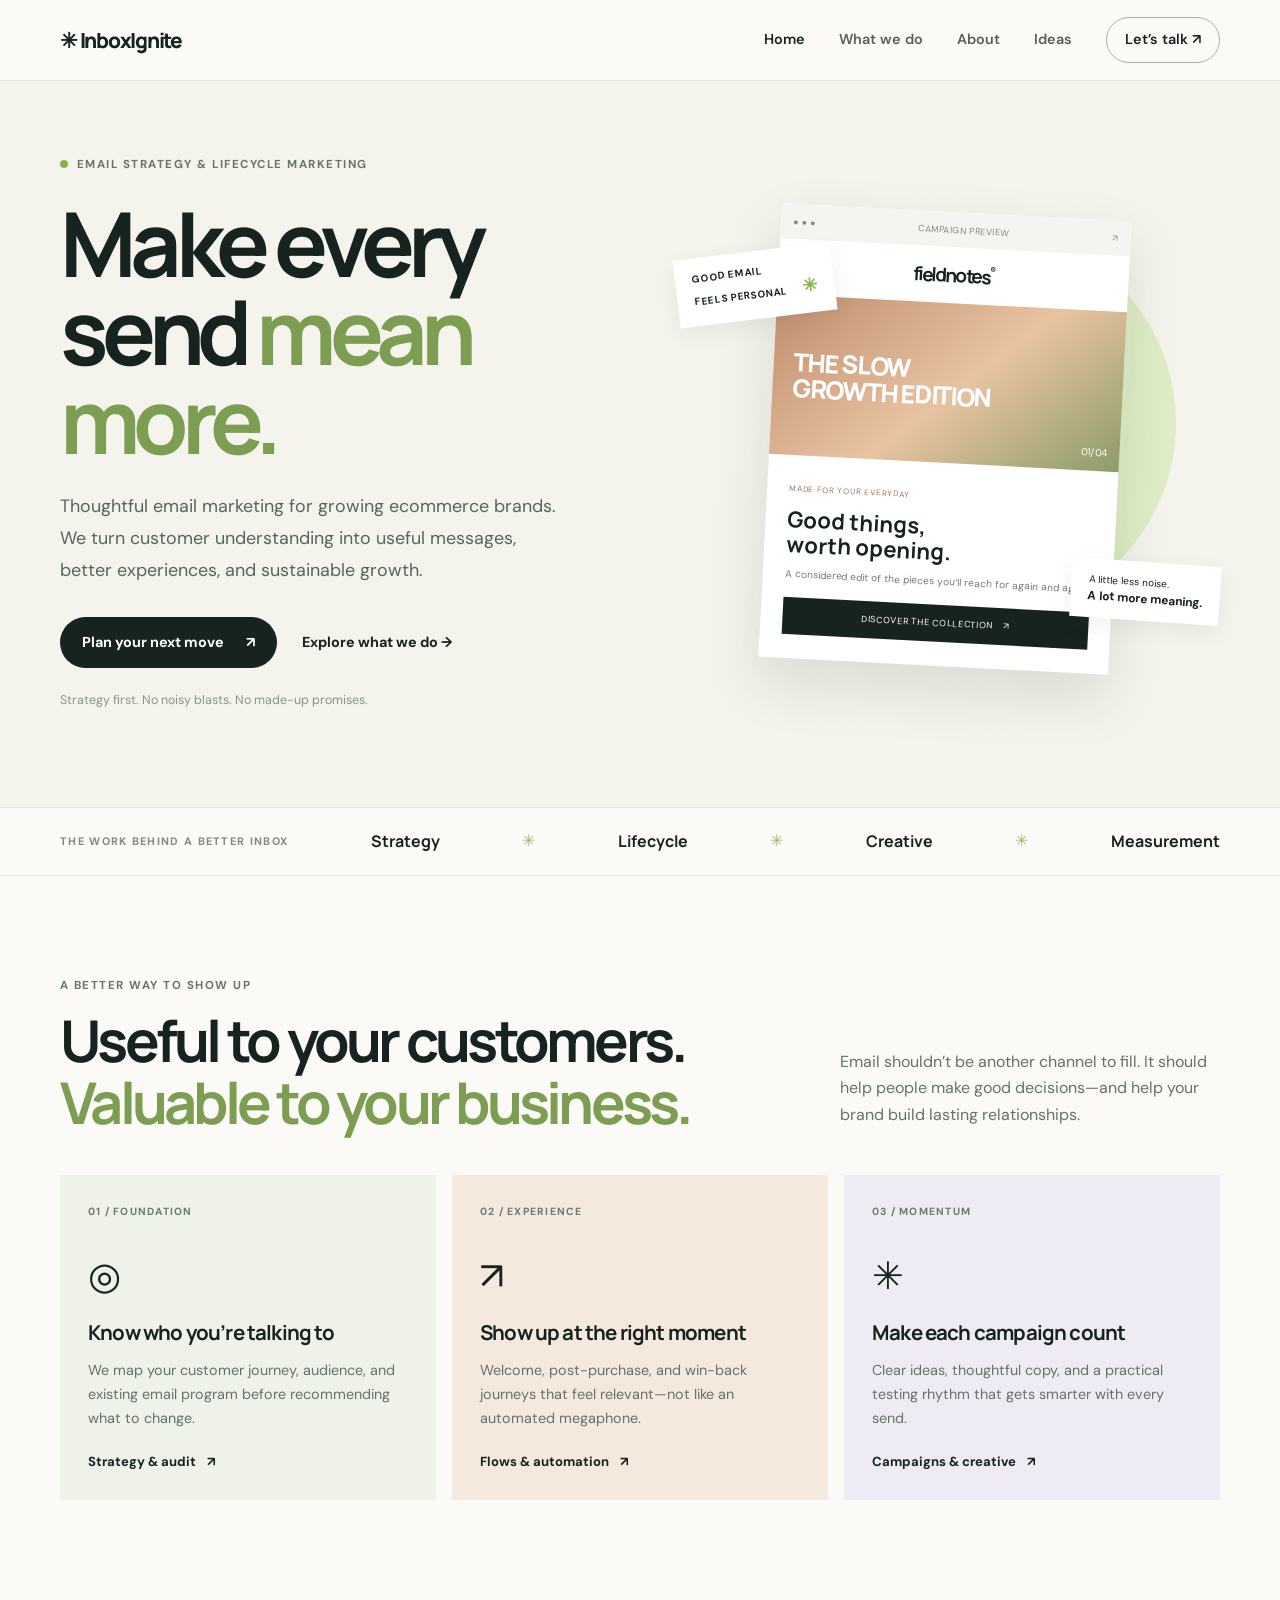
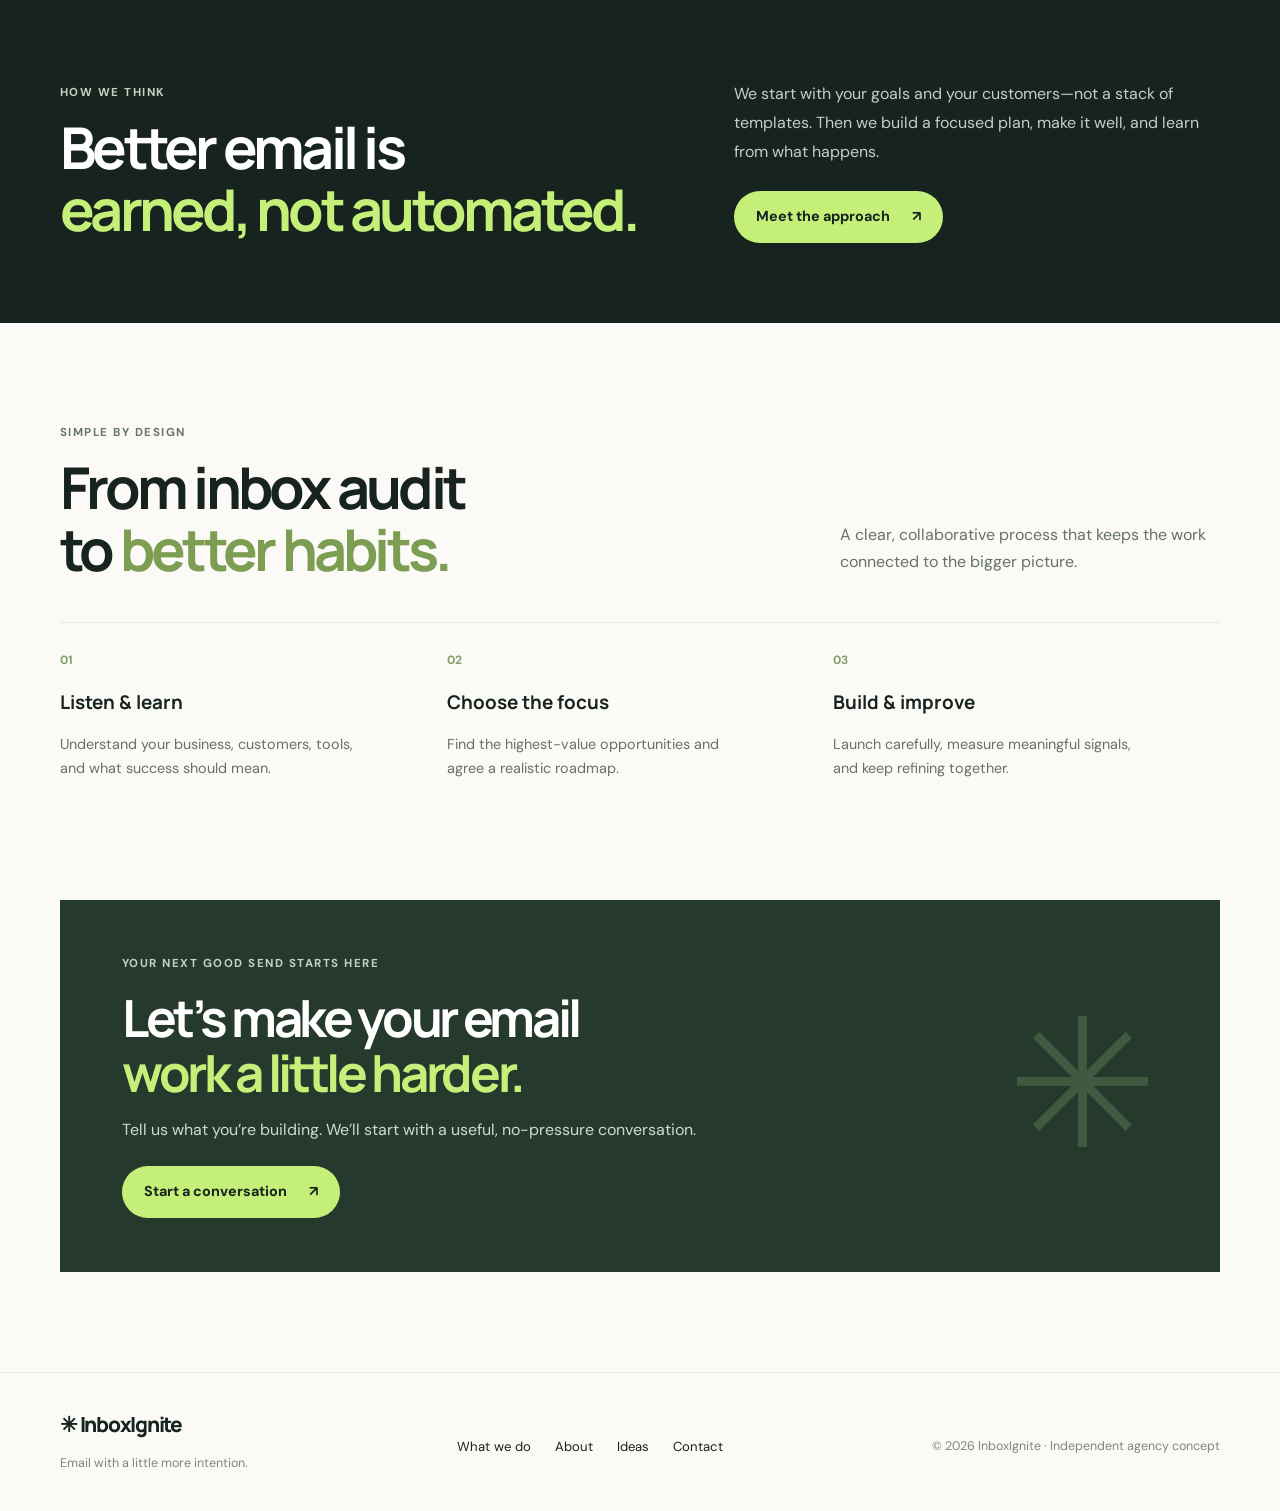
<file: index.html>
<!doctype html>
<html lang="en"><head><meta charset="utf-8"><meta name="viewport" content="width=device-width, initial-scale=1"><meta name="description" content="Email strategy, automation and campaigns for thoughtful ecommerce brands."><title>InboxIgnite — Email that earns its place</title><link rel="stylesheet" href="css/style.css"></head><body>
<nav class="navbar"><div class="container nav-flex"><a class="logo" href="index.html">✳ InboxIgnite</a><button class="hamburger" aria-label="Open navigation"><span></span><span></span><span></span></button><div class="nav-links"><a href="index.html" class="nav-link">Home</a><a href="services.html" class="nav-link">What we do</a><a href="about.html" class="nav-link">About</a><a href="templates.html" class="nav-link">Ideas</a><a href="contact.html" class="btn-outline">Let’s talk <span>↗</span></a></div></div></nav>
<main><section class="hero"><div class="container hero-grid"><div class="hero-copy"><div class="eyebrow"><i></i> Email strategy & lifecycle marketing</div><h1>Make every<br>send <em>mean more.</em></h1><p class="hero-intro">Thoughtful email marketing for growing ecommerce brands. We turn customer understanding into useful messages, better experiences, and sustainable growth.</p><div class="hero-actions"><a class="button button-dark" href="contact.html">Plan your next move <span>↗</span></a><a class="text-link" href="services.html">Explore what we do <span>→</span></a></div><p class="micro-note">Strategy first. No noisy blasts. No made-up promises.</p></div><div class="hero-art" aria-label="Illustration of a campaign email in an inbox"><div class="sun-shape"></div><div class="floating-tag">GOOD EMAIL<br>FEELS PERSONAL <span>✳</span></div><div class="mail-window"><div class="mail-top"><span>● ● ●</span><span>CAMPAIGN PREVIEW</span><span>↗</span></div><div class="mail-brand">fieldnotes<span>®</span></div><div class="mail-photo"><span>THE SLOW<br>GROWTH EDITION</span><b>01 / 04</b></div><div class="mail-text"><small>MADE FOR YOUR EVERYDAY</small><h3>Good things,<br>worth opening.</h3><p>A considered edit of the pieces you’ll reach for again and again.</p><a>DISCOVER THE COLLECTION　↗</a></div></div><div class="orbit-note">A little less noise.<br><b>A lot more meaning.</b></div></div></div></section>
<section class="trust-strip"><div class="container trust-inner"><span>THE WORK BEHIND A BETTER INBOX</span><b>Strategy</b><i>✳</i><b>Lifecycle</b><i>✳</i><b>Creative</b><i>✳</i><b>Measurement</b></div></section>
<section class="section container"><div class="section-head"><div><div class="eyebrow">A better way to show up</div><h2>Useful to your customers.<br><em>Valuable to your business.</em></h2></div><p>Email shouldn’t be another channel to fill. It should help people make good decisions—and help your brand build lasting relationships.</p></div><div class="three-cards"><article class="feature-card"><span class="card-num">01 / FOUNDATION</span><div class="feature-icon">◎</div><h3>Know who you’re talking to</h3><p>We map your customer journey, audience, and existing email program before recommending what to change.</p><a href="services.html">Strategy & audit <span>↗</span></a></article><article class="feature-card card-peach"><span class="card-num">02 / EXPERIENCE</span><div class="feature-icon">↗</div><h3>Show up at the right moment</h3><p>Welcome, post-purchase, and win-back journeys that feel relevant—not like an automated megaphone.</p><a href="services.html">Flows & automation <span>↗</span></a></article><article class="feature-card card-lilac"><span class="card-num">03 / MOMENTUM</span><div class="feature-icon">✳</div><h3>Make each campaign count</h3><p>Clear ideas, thoughtful copy, and a practical testing rhythm that gets smarter with every send.</p><a href="services.html">Campaigns & creative <span>↗</span></a></article></div></section>
<section class="dark-band"><div class="container dark-grid"><div><div class="eyebrow eyebrow-light">HOW WE THINK</div><h2>Better email is<br><em>earned, not automated.</em></h2></div><div class="dark-copy"><p>We start with your goals and your customers—not a stack of templates. Then we build a focused plan, make it well, and learn from what happens.</p><a class="button button-light" href="about.html">Meet the approach <span>↗</span></a></div></div></section>
<section class="section container process"><div class="section-head"><div><div class="eyebrow">Simple by design</div><h2>From inbox audit<br>to <em>better habits.</em></h2></div><p>A clear, collaborative process that keeps the work connected to the bigger picture.</p></div><div class="steps"><article><span>01</span><h3>Listen & learn</h3><p>Understand your business, customers, tools, and what success should mean.</p></article><article><span>02</span><h3>Choose the focus</h3><p>Find the highest-value opportunities and agree a realistic roadmap.</p></article><article><span>03</span><h3>Build & improve</h3><p>Launch carefully, measure meaningful signals, and keep refining together.</p></article></div></section>
<section class="cta container"><div><div class="eyebrow eyebrow-light">YOUR NEXT GOOD SEND STARTS HERE</div><h2>Let’s make your email<br><em>work a little harder.</em></h2><p>Tell us what you’re building. We’ll start with a useful, no-pressure conversation.</p><a class="button button-light" href="contact.html">Start a conversation <span>↗</span></a></div><div class="cta-mark">✳</div></section></main>
<footer class="footer"><div class="container footer-row"><div><a class="logo" href="index.html">✳ InboxIgnite</a><p>Email with a little more intention.</p></div><div class="footer-links"><a href="services.html">What we do</a><a href="about.html">About</a><a href="templates.html">Ideas</a><a href="contact.html">Contact</a></div><small>© 2026 InboxIgnite · Independent agency concept</small></div></footer><script src="js/main.js"></script></body></html>
</file>
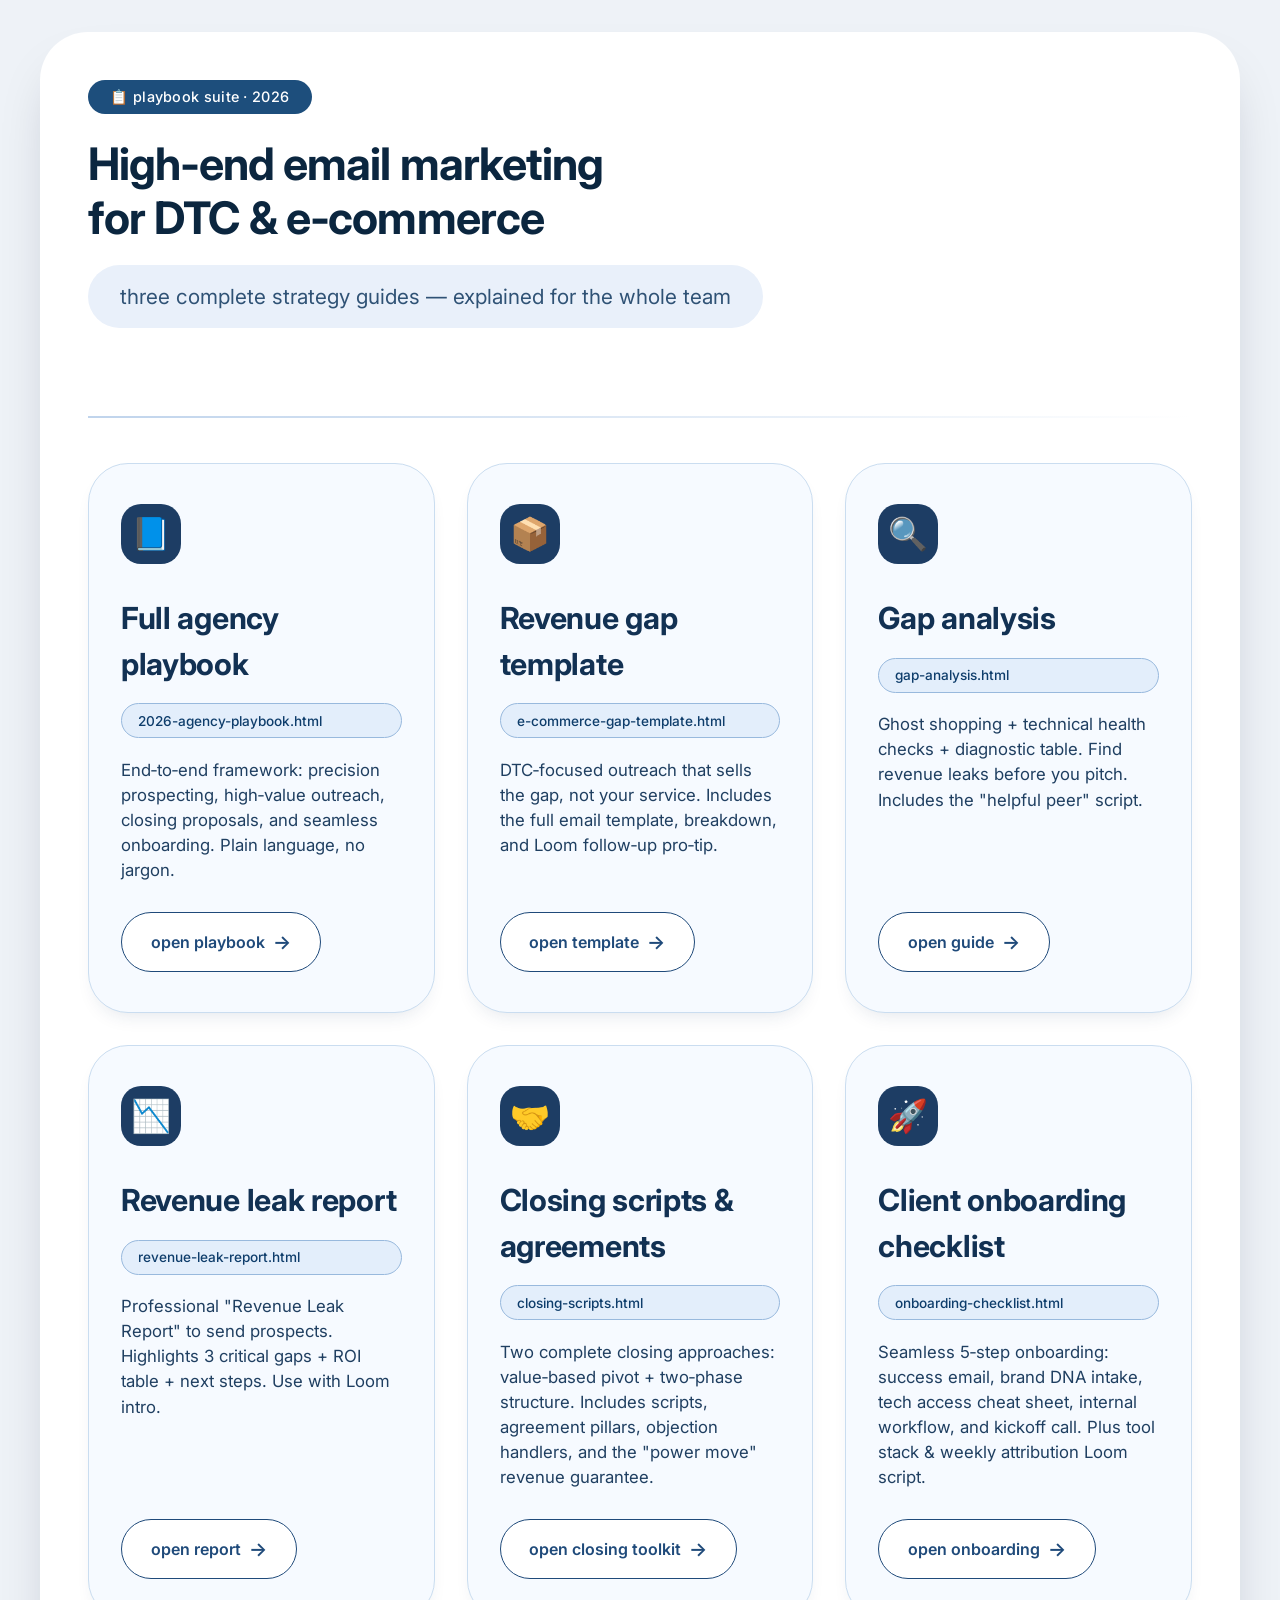
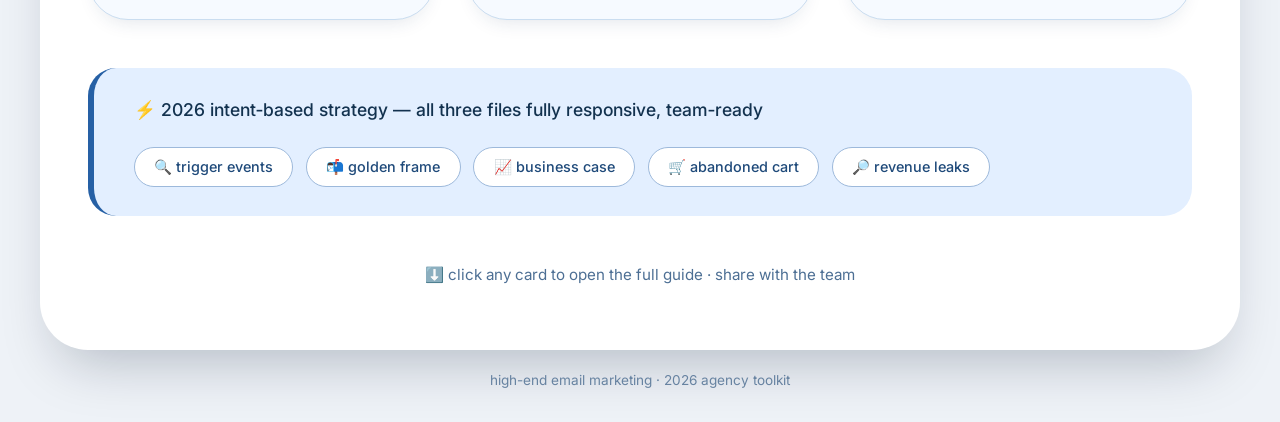
<file: guide/index.html>
<!DOCTYPE html>
<html lang="en">
<head>
    <meta charset="UTF-8">
    <meta name="viewport" content="width=device-width, initial-scale=1.0, maximum-scale=5.0">
    <title>2026 Agency Playbook · home</title>
    <link rel="preconnect" href="https://fonts.googleapis.com">
    <link rel="preconnect" href="https://fonts.gstatic.com" crossorigin>
    <link href="https://fonts.googleapis.com/css2?family=Inter:opsz,wght@14..32,400;14..32,500;14..32,600;14..32,700&display=swap" rel="stylesheet">
    <style>
        * {
            margin: 0;
            padding: 0;
            box-sizing: border-box;
        }
        body {
            background: #eef2f7;
            font-family: 'Inter', sans-serif;
            line-height: 1.5;
            color: #152b40;
            min-height: 100vh;
            display: flex;
            flex-direction: column;
            align-items: center;
            justify-content: center;
            padding: 2rem 1.5rem;
        }
        .home-container {
            max-width: 1200px;
            width: 100%;
            background: white;
            border-radius: 3rem;
            box-shadow: 0 30px 55px -20px rgba(0,20,45,0.25);
            overflow: hidden;
            padding: 3rem 3rem 4rem 3rem;
        }
        .badge {
            background: #1d4e7c;
            color: white;
            padding: 0.4rem 1.4rem;
            border-radius: 40px;
            font-size: 0.9rem;
            font-weight: 500;
            display: inline-block;
            margin-bottom: 1.5rem;
            letter-spacing: 0.3px;
        }
        h1 {
            font-size: 2.8rem;
            font-weight: 700;
            letter-spacing: -0.02em;
            line-height: 1.2;
            color: #0b263f;
            max-width: 800px;
        }
        .subhead {
            font-size: 1.3rem;
            color: #2f5275;
            margin-top: 1.2rem;
            margin-bottom: 3rem;
            background: #e9f0fa;
            padding: 1rem 2rem;
            border-radius: 60px;
            display: inline-block;
        }
        .divider {
            height: 2px;
            background: linear-gradient(90deg, #c0d4ec, transparent);
            margin: 2.5rem 0 2.8rem 0;
        }
        .cards-grid {
            display: grid;
            grid-template-columns: repeat(auto-fit, minmax(280px, 1fr));
            gap: 2rem;
            margin: 2rem 0 2rem;
        }
        .card {
            background: #f6faff;
            border-radius: 2.5rem;
            padding: 2.5rem 2rem;
            border: 1px solid #caddf0;
            transition: all 0.2s ease;
            box-shadow: 0 10px 20px -10px rgba(27, 56, 92, 0.15);
            display: flex;
            flex-direction: column;
        }
        .card:hover {
            transform: translateY(-6px);
            border-color: #6688b0;
            box-shadow: 0 25px 30px -12px #1d385360;
        }
        .card-icon {
            background: #1d3d64;
            width: 60px;
            height: 60px;
            border-radius: 20px;
            display: flex;
            align-items: center;
            justify-content: center;
            color: white;
            font-size: 2rem;
            margin-bottom: 2rem;
        }
        .card h2 {
            font-size: 1.9rem;
            font-weight: 700;
            color: #123153;
            margin-bottom: 1rem;
            letter-spacing: -0.01em;
        }
        .card .file-name {
            font-family: 'Inter', monospace;
            background: #e3eefb;
            padding: 0.4rem 1rem;
            border-radius: 40px;
            font-size: 0.85rem;
            font-weight: 500;
            color: #0e3d6b;
            display: inline-block;
            margin-bottom: 1.2rem;
            border: 1px solid #98b9dd;
        }
        .card p {
            color: #1f3f61;
            margin-bottom: 1.8rem;
            font-size: 1.05rem;
            flex-grow: 1;
        }
        .btn {
            background: white;
            border: 1.5px solid #1f4a7a;
            color: #1f4a7a;
            padding: 0.9rem 1.8rem;
            border-radius: 40px;
            font-weight: 600;
            font-size: 1rem;
            text-decoration: none;
            display: inline-flex;
            align-items: center;
            justify-content: center;
            gap: 0.5rem;
            transition: 0.15s;
            width: fit-content;
        }
        .btn:hover {
            background: #1f4a7a;
            color: white;
            border-color: #1f4a7a;
        }
        .btn i {
            font-size: 1.2rem;
            font-style: normal;
        }
        .feature-note {
            background: #e3efff;
            border-radius: 28px;
            padding: 1.8rem 2.5rem;
            margin-top: 3rem;
            border-left: 6px solid #2660a5;
            display: flex;
            flex-wrap: wrap;
            align-items: center;
            justify-content: space-between;
            gap: 1.5rem;
        }
        .feature-note p {
            font-size: 1.1rem;
            font-weight: 500;
            color: #13324f;
        }
        .pill-list {
            display: flex;
            flex-wrap: wrap;
            gap: 0.8rem;
        }
        .pill {
            background: white;
            border-radius: 40px;
            padding: 0.5rem 1.2rem;
            font-size: 0.9rem;
            font-weight: 500;
            color: #1f4a7a;
            border: 1px solid #9db9db;
        }
        .footer-note {
            text-align: center;
            margin-top: 3rem;
            color: #4d6f94;
            font-size: 0.95rem;
        }
        @media (max-width: 700px) {
            .home-container { padding: 2rem 1.5rem; }
            h1 { font-size: 2.2rem; }
            .subhead { font-size: 1.1rem; }
        }
    </style>
</head>
<body>
<div class="home-container">
    
    <span class="badge">📋 playbook suite · 2026</span>
    <h1>High‑end email marketing<br>for DTC & e‑commerce</h1>
    <div class="subhead">three complete strategy guides — explained for the whole team</div>

    <div class="divider"></div>

    <!-- card grid linking the three files -->
    <div class="cards-grid">
        
        <!-- Card 1: main agency playbook -->
        <div class="card">
            <div class="card-icon">📘</div>
            <h2>Full agency playbook</h2>
            <span class="file-name">2026-agency-playbook.html</span>
            <p>End‑to‑end framework: precision prospecting, high‑value outreach, closing proposals, and seamless onboarding. Plain language, no jargon.</p>
            <a href="2026-agency-playbook.html" class="btn" target="_blank" rel="noopener">open playbook <i>→</i></a>
        </div>

        <!-- Card 2: e‑commerce gap template (standalone) -->
        <div class="card">
            <div class="card-icon">📦</div>
            <h2>Revenue gap template</h2>
            <span class="file-name">e-commerce-gap-template.html</span>
            <p>DTC‑focused outreach that sells the gap, not your service. Includes the full email template, breakdown, and Loom follow‑up pro‑tip.</p>
            <a href="e-commerce-gap-template.html" class="btn" target="_blank" rel="noopener">open template <i>→</i></a>
        </div>

        <!-- Card 3: Gap analysis (new) -->
        <div class="card">
            <div class="card-icon">🔍</div>
            <h2>Gap analysis</h2>
            <span class="file-name">gap-analysis.html</span>
            <p>Ghost shopping + technical health checks + diagnostic table. Find revenue leaks before you pitch. Includes the "helpful peer" script.</p>
            <a href="gap-analysis.html" class="btn" target="_blank" rel="noopener">open guide <i>→</i></a>
        </div>
		
		<!-- Card 4: Revenue Leak Report (high-conversion asset) -->
        <div class="card">
            <div class="card-icon">📉</div>
            <h2>Revenue leak report</h2>
            <span class="file-name">revenue-leak-report.html</span>
            <p>Professional "Revenue Leak Report" to send prospects. Highlights 3 critical gaps + ROI table + next steps. Use with Loom intro.</p>
            <a href="revenue-leak-report.html" class="btn" target="_blank" rel="noopener">open report <i>→</i></a>
        </div>
		
		<!-- Card 5: Closing scripts & service agreement (two approaches) -->
        <div class="card">
            <div class="card-icon">🤝</div>
            <h2>Closing scripts & agreements</h2>
            <span class="file-name">closing-scripts.html</span>
            <p>Two complete closing approaches: value‑based pivot + two‑phase structure. Includes scripts, agreement pillars, objection handlers, and the "power move" revenue guarantee.</p>
            <a href="closing-scripts.html" class="btn" target="_blank" rel="noopener">open closing toolkit <i>→</i></a>
        </div>
		
		<!-- Card 6: Client onboarding checklist (white‑glove) -->
        <div class="card">
            <div class="card-icon">🚀</div>
            <h2>Client onboarding checklist</h2>
            <span class="file-name">onboarding-checklist.html</span>
            <p>Seamless 5‑step onboarding: success email, brand DNA intake, tech access cheat sheet, internal workflow, and kickoff call. Plus tool stack & weekly attribution Loom script.</p>
            <a href="client-onboarding.html" class="btn" target="_blank" rel="noopener">open onboarding <i>→</i></a>
        </div>
    </div>

    <!-- feature summary / what’s inside (updated with three) -->
    <div class="feature-note">
        <p>⚡ 2026 intent‑based strategy — all three files fully responsive, team‑ready</p>
        <div class="pill-list">
            <span class="pill">🔍 trigger events</span>
            <span class="pill">📬 golden frame</span>
            <span class="pill">📈 business case</span>
            <span class="pill">🛒 abandoned cart</span>
            <span class="pill">🔎 revenue leaks</span>
        </div>
    </div>

    <div class="footer-note">
        ⬇️ click any card to open the full guide · share with the team
    </div>

</div>
<!-- small credit -->
<p style="margin-top: 1.2rem; color: #6783a1; font-size: 0.85rem;">high-end email marketing · 2026 agency toolkit</p>
</body>
</html>
</file>
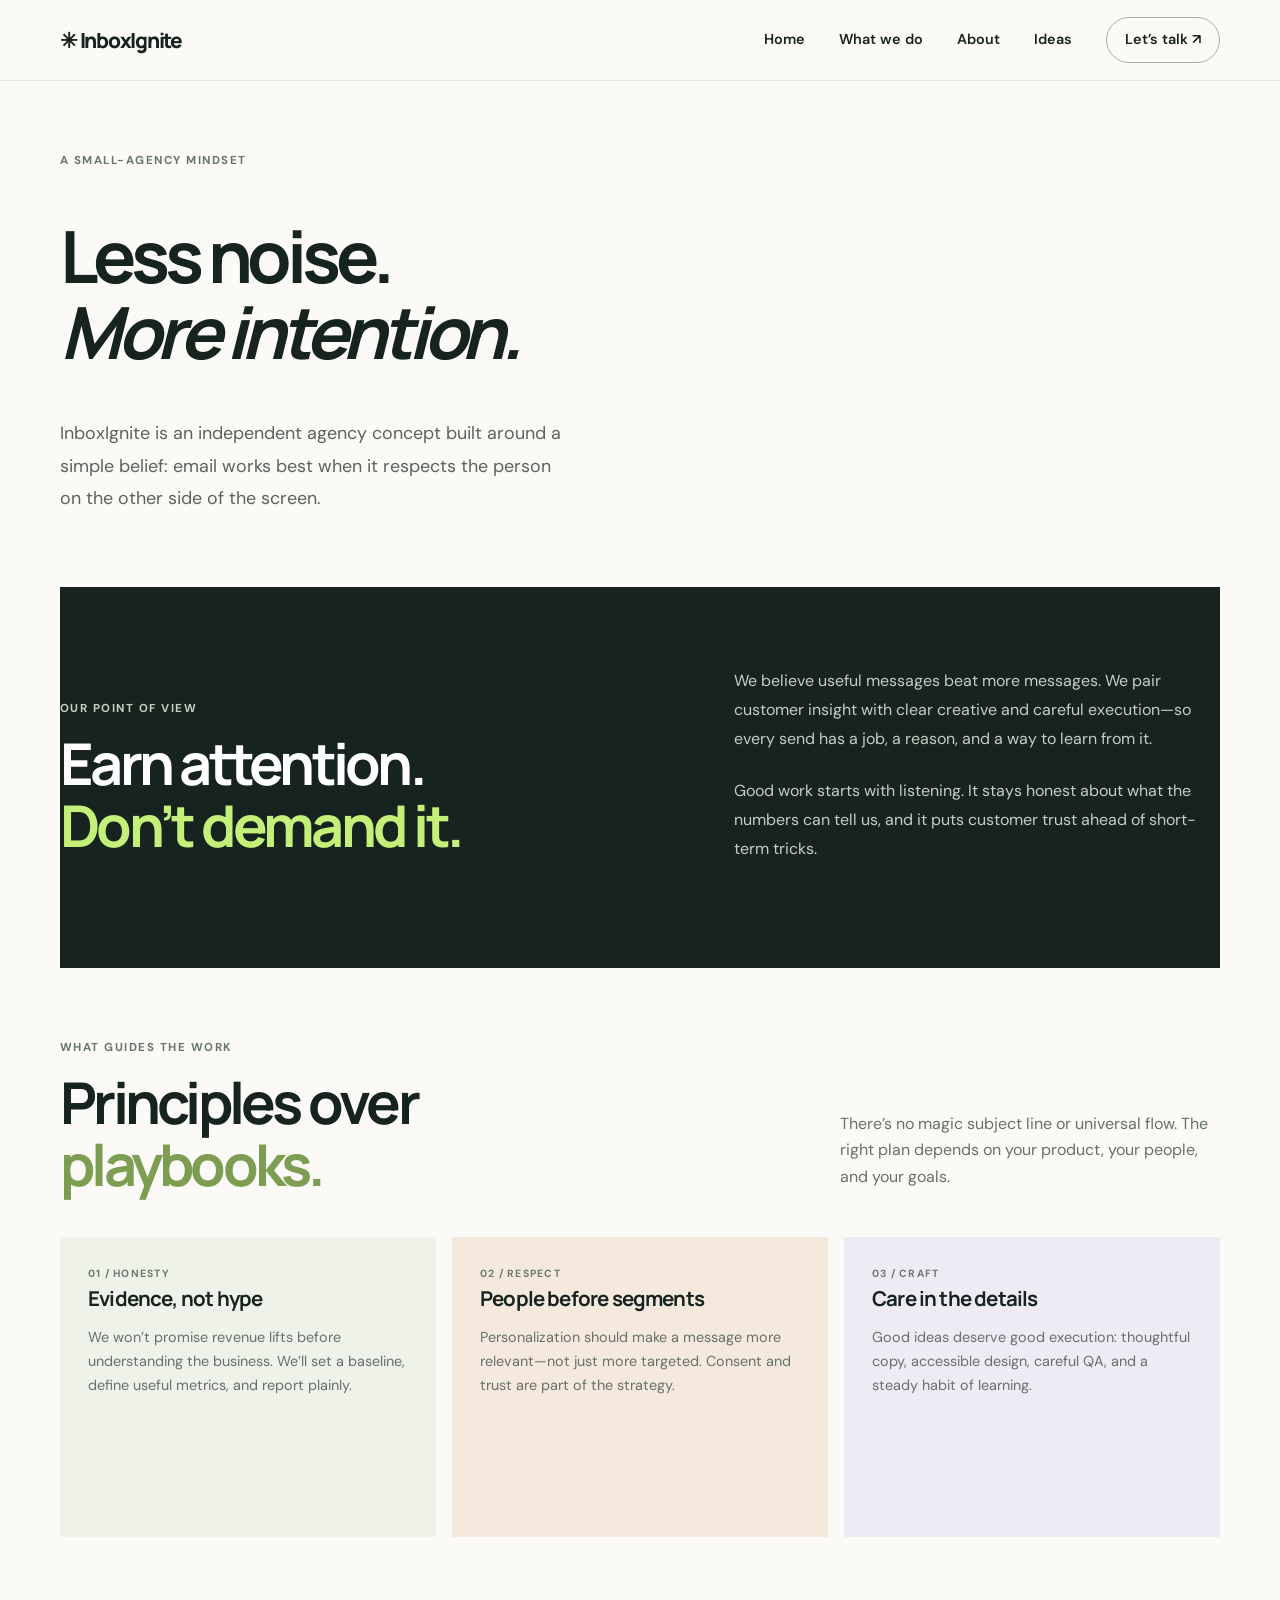
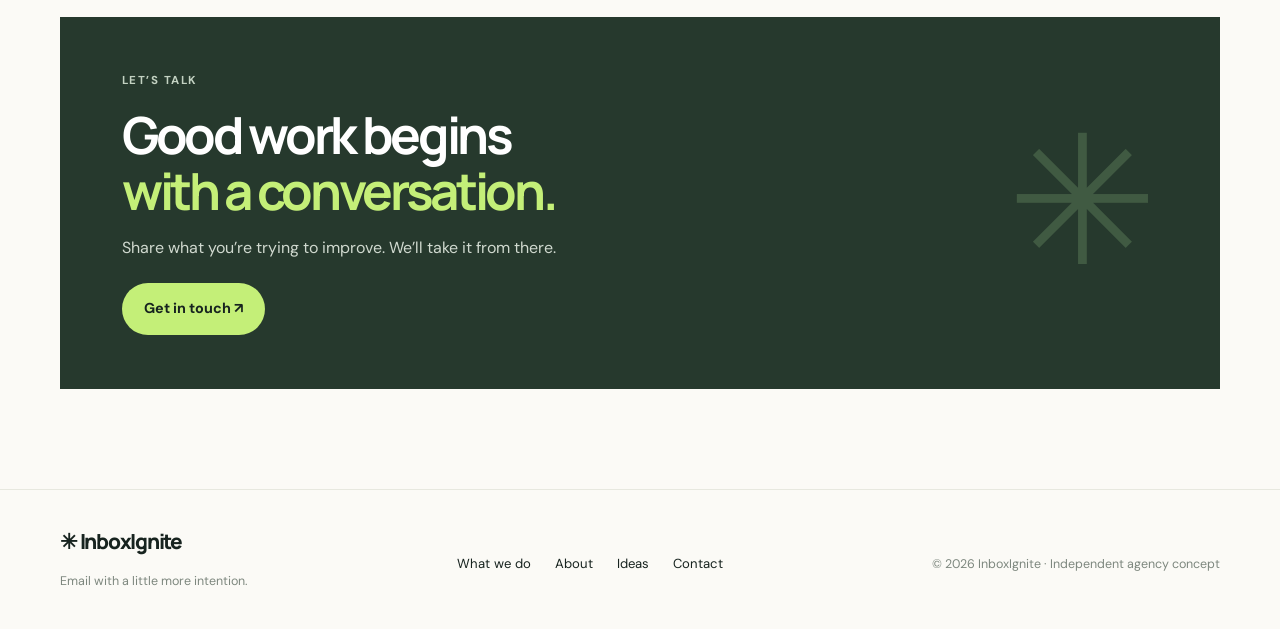
<file: about.html>
<!doctype html><html lang="en"><head><meta charset="utf-8"><meta name="viewport" content="width=device-width,initial-scale=1"><title>About — InboxIgnite</title><link rel="stylesheet" href="css/style.css"></head><body><nav class="navbar"><div class="container nav-flex"><a class="logo" href="index.html">✳ InboxIgnite</a><button class="hamburger" aria-label="Open navigation"><span></span><span></span><span></span></button><div class="nav-links"><a href="index.html">Home</a><a href="services.html">What we do</a><a class="nav-link active" href="about.html">About</a><a href="templates.html">Ideas</a><a class="btn-outline" href="contact.html">Let’s talk ↗</a></div></div></nav><main class="container"><header class="page-header"><div class="eyebrow">A small-agency mindset</div><h1>Less noise.<br><em>More intention.</em></h1><p class="hero-intro">InboxIgnite is an independent agency concept built around a simple belief: email works best when it respects the person on the other side of the screen.</p></header><section class="dark-band" style="margin:25px 0 70px"><div class="dark-grid"><div><div class="eyebrow eyebrow-light">OUR POINT OF VIEW</div><h2>Earn attention.<br><em>Don’t demand it.</em></h2></div><div class="dark-copy"><p>We believe useful messages beat more messages. We pair customer insight with clear creative and careful execution—so every send has a job, a reason, and a way to learn from it.</p><p>Good work starts with listening. It stays honest about what the numbers can tell us, and it puts customer trust ahead of short-term tricks.</p></div></div></section><div class="section-head"><div><div class="eyebrow">What guides the work</div><h2>Principles over<br><em>playbooks.</em></h2></div><p>There’s no magic subject line or universal flow. The right plan depends on your product, your people, and your goals.</p></div><div class="three-cards"><article class="feature-card"><span class="card-num">01 / HONESTY</span><h3>Evidence, not hype</h3><p>We won’t promise revenue lifts before understanding the business. We’ll set a baseline, define useful metrics, and report plainly.</p></article><article class="feature-card card-peach"><span class="card-num">02 / RESPECT</span><h3>People before segments</h3><p>Personalization should make a message more relevant—not just more targeted. Consent and trust are part of the strategy.</p></article><article class="feature-card card-lilac"><span class="card-num">03 / CRAFT</span><h3>Care in the details</h3><p>Good ideas deserve good execution: thoughtful copy, accessible design, careful QA, and a steady habit of learning.</p></article></div><section class="cta" style="margin-top:80px"><div><div class="eyebrow eyebrow-light">LET’S TALK</div><h2>Good work begins<br><em>with a conversation.</em></h2><p>Share what you’re trying to improve. We’ll take it from there.</p><a class="button button-light" href="contact.html">Get in touch ↗</a></div><div class="cta-mark">✳</div></section></main><footer class="footer"><div class="container footer-row"><div><a class="logo" href="index.html">✳ InboxIgnite</a><p>Email with a little more intention.</p></div><div class="footer-links"><a href="services.html">What we do</a><a href="about.html">About</a><a href="templates.html">Ideas</a><a href="contact.html">Contact</a></div><small>© 2026 InboxIgnite · Independent agency concept</small></div></footer><script src="js/main.js"></script></body></html>
</file>
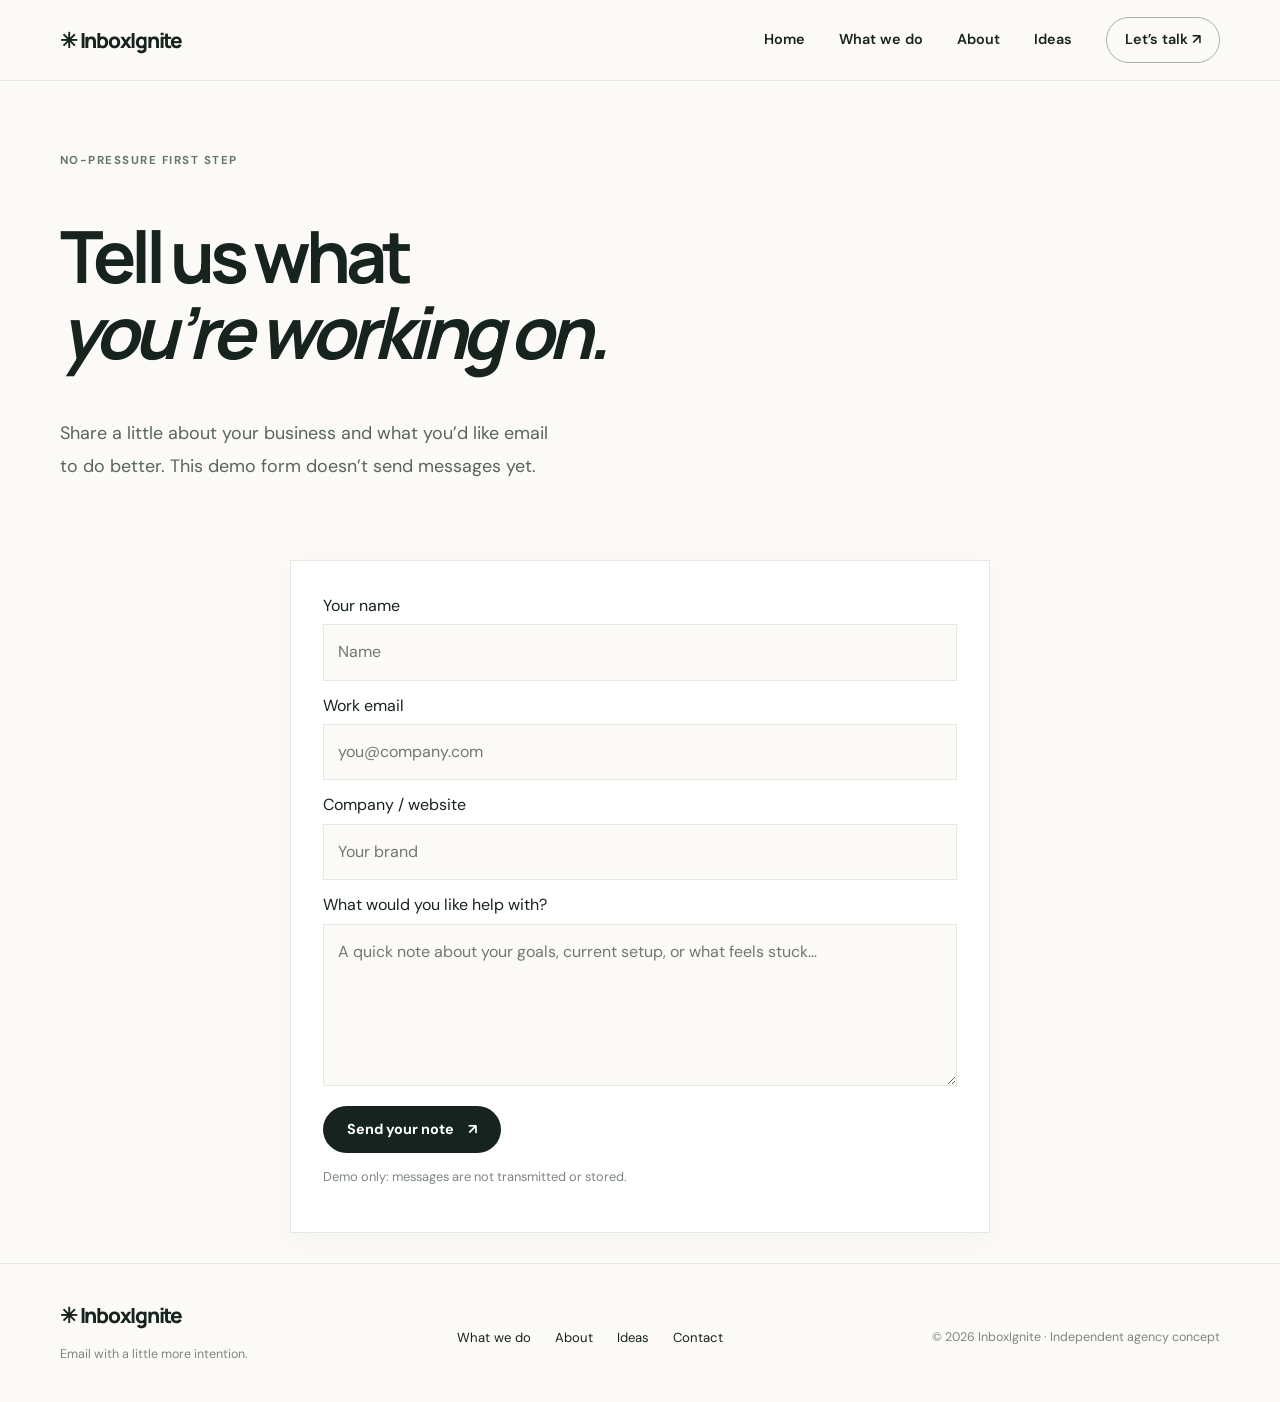
<file: contact.html>
<!doctype html><html lang="en"><head><meta charset="utf-8"><meta name="viewport" content="width=device-width,initial-scale=1"><title>Contact — InboxIgnite</title><link rel="stylesheet" href="css/style.css"></head><body><nav class="navbar"><div class="container nav-flex"><a class="logo" href="index.html">✳ InboxIgnite</a><button class="hamburger" aria-label="Open navigation"><span></span><span></span><span></span></button><div class="nav-links"><a href="index.html">Home</a><a href="services.html">What we do</a><a href="about.html">About</a><a href="templates.html">Ideas</a><a class="btn-outline" href="contact.html">Let’s talk ↗</a></div></div></nav><main class="container"><header class="page-header"><div class="eyebrow">No-pressure first step</div><h1>Tell us what<br><em>you’re working on.</em></h1><p class="hero-intro">Share a little about your business and what you’d like email to do better. This demo form doesn’t send messages yet.</p></header><section class="contact-form"><form id="contactForm"><label for="name">Your name</label><input id="name" name="name" type="text" placeholder="Name" required><label for="email">Work email</label><input id="email" name="email" type="email" placeholder="you@company.com" required><label for="company">Company / website</label><input id="company" name="company" type="text" placeholder="Your brand"><label for="message">What would you like help with?</label><textarea id="message" name="message" rows="5" placeholder="A quick note about your goals, current setup, or what feels stuck…" required></textarea><button type="submit" class="primary">Send your note　↗</button><p style="font-size:.8rem;color:#7d877e">Demo only: messages are not transmitted or stored.</p></form></section></main><footer class="footer"><div class="container footer-row"><div><a class="logo" href="index.html">✳ InboxIgnite</a><p>Email with a little more intention.</p></div><div class="footer-links"><a href="services.html">What we do</a><a href="about.html">About</a><a href="templates.html">Ideas</a><a href="contact.html">Contact</a></div><small>© 2026 InboxIgnite · Independent agency concept</small></div></footer><script src="js/main.js"></script></body></html>
</file>
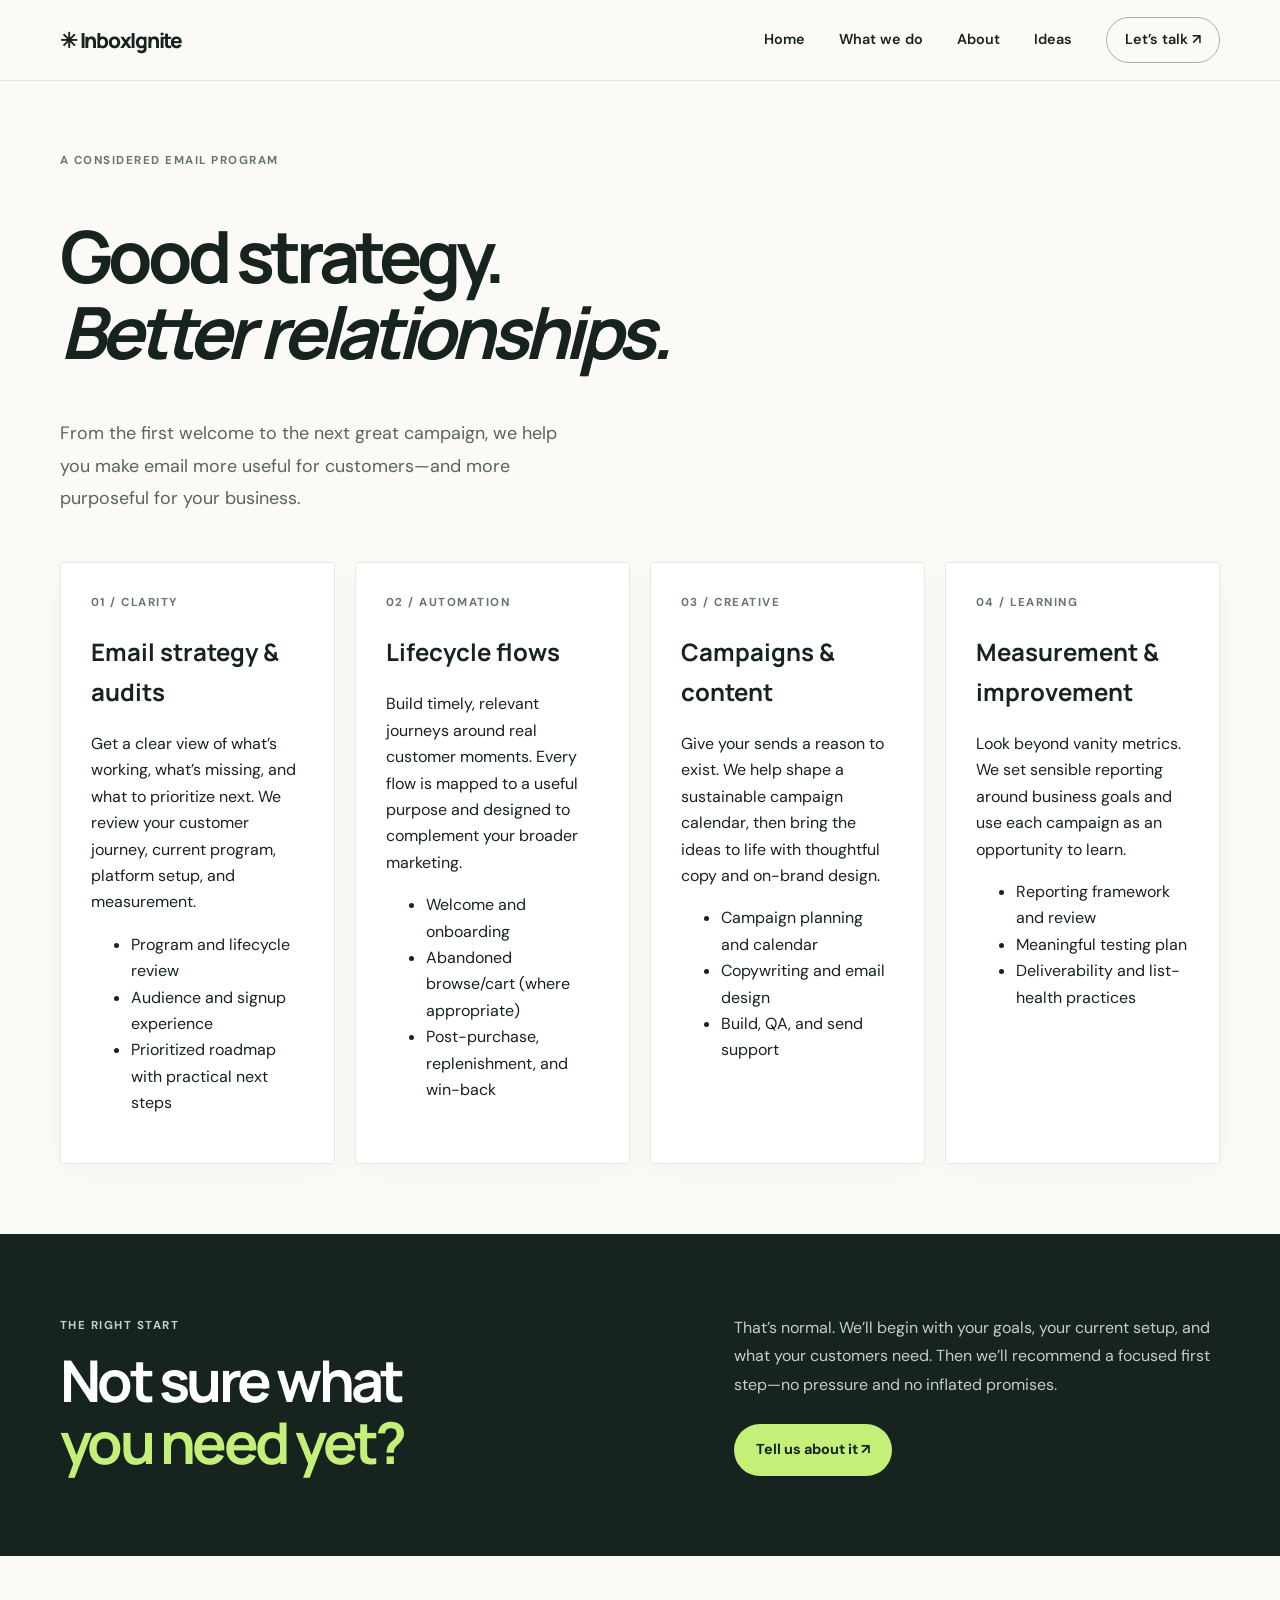
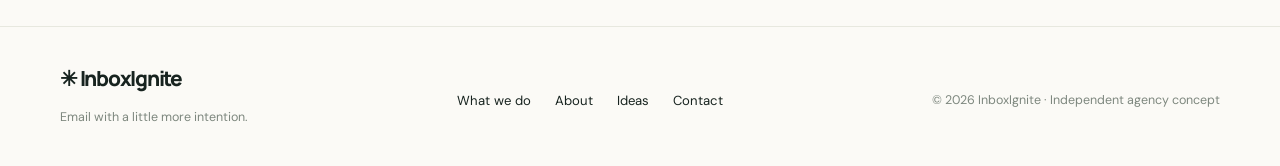
<file: services.html>
<!doctype html><html lang="en"><head><meta charset="utf-8"><meta name="viewport" content="width=device-width,initial-scale=1"><title>What we do — InboxIgnite</title><link rel="stylesheet" href="css/style.css"></head><body><nav class="navbar"><div class="container nav-flex"><a class="logo" href="index.html">✳ InboxIgnite</a><button class="hamburger" aria-label="Open navigation"><span></span><span></span><span></span></button><div class="nav-links"><a href="index.html">Home</a><a class="nav-link active" href="services.html">What we do</a><a href="about.html">About</a><a href="templates.html">Ideas</a><a class="btn-outline" href="contact.html">Let’s talk ↗</a></div></div></nav><main class="container"><header class="page-header"><div class="eyebrow">A considered email program</div><h1>Good strategy.<br><em>Better relationships.</em></h1><p class="hero-intro">From the first welcome to the next great campaign, we help you make email more useful for customers—and more purposeful for your business.</p></header><div class="card-grid"><article class="service-card"><div class="eyebrow">01 / CLARITY</div><h2>Email strategy & audits</h2><p>Get a clear view of what’s working, what’s missing, and what to prioritize next. We review your customer journey, current program, platform setup, and measurement.</p><ul><li>Program and lifecycle review</li><li>Audience and signup experience</li><li>Prioritized roadmap with practical next steps</li></ul></article><article class="service-card"><div class="eyebrow">02 / AUTOMATION</div><h2>Lifecycle flows</h2><p>Build timely, relevant journeys around real customer moments. Every flow is mapped to a useful purpose and designed to complement your broader marketing.</p><ul><li>Welcome and onboarding</li><li>Abandoned browse/cart (where appropriate)</li><li>Post-purchase, replenishment, and win-back</li></ul></article><article class="service-card"><div class="eyebrow">03 / CREATIVE</div><h2>Campaigns & content</h2><p>Give your sends a reason to exist. We help shape a sustainable campaign calendar, then bring the ideas to life with thoughtful copy and on-brand design.</p><ul><li>Campaign planning and calendar</li><li>Copywriting and email design</li><li>Build, QA, and send support</li></ul></article><article class="service-card"><div class="eyebrow">04 / LEARNING</div><h2>Measurement & improvement</h2><p>Look beyond vanity metrics. We set sensible reporting around business goals and use each campaign as an opportunity to learn.</p><ul><li>Reporting framework and review</li><li>Meaningful testing plan</li><li>Deliverability and list-health practices</li></ul></article></div><section class="dark-band" style="margin:70px calc((1160px - 100vw)/2);padding-left:max(24px,calc((100vw - 1160px)/2));padding-right:max(24px,calc((100vw - 1160px)/2))"><div class="dark-grid"><div><div class="eyebrow eyebrow-light">THE RIGHT START</div><h2>Not sure what<br><em>you need yet?</em></h2></div><div class="dark-copy"><p>That’s normal. We’ll begin with your goals, your current setup, and what your customers need. Then we’ll recommend a focused first step—no pressure and no inflated promises.</p><a class="button button-light" href="contact.html">Tell us about it ↗</a></div></div></section></main><footer class="footer"><div class="container footer-row"><div><a class="logo" href="index.html">✳ InboxIgnite</a><p>Email with a little more intention.</p></div><div class="footer-links"><a href="services.html">What we do</a><a href="about.html">About</a><a href="templates.html">Ideas</a><a href="contact.html">Contact</a></div><small>© 2026 InboxIgnite · Independent agency concept</small></div></footer><script src="js/main.js"></script></body></html>
</file>
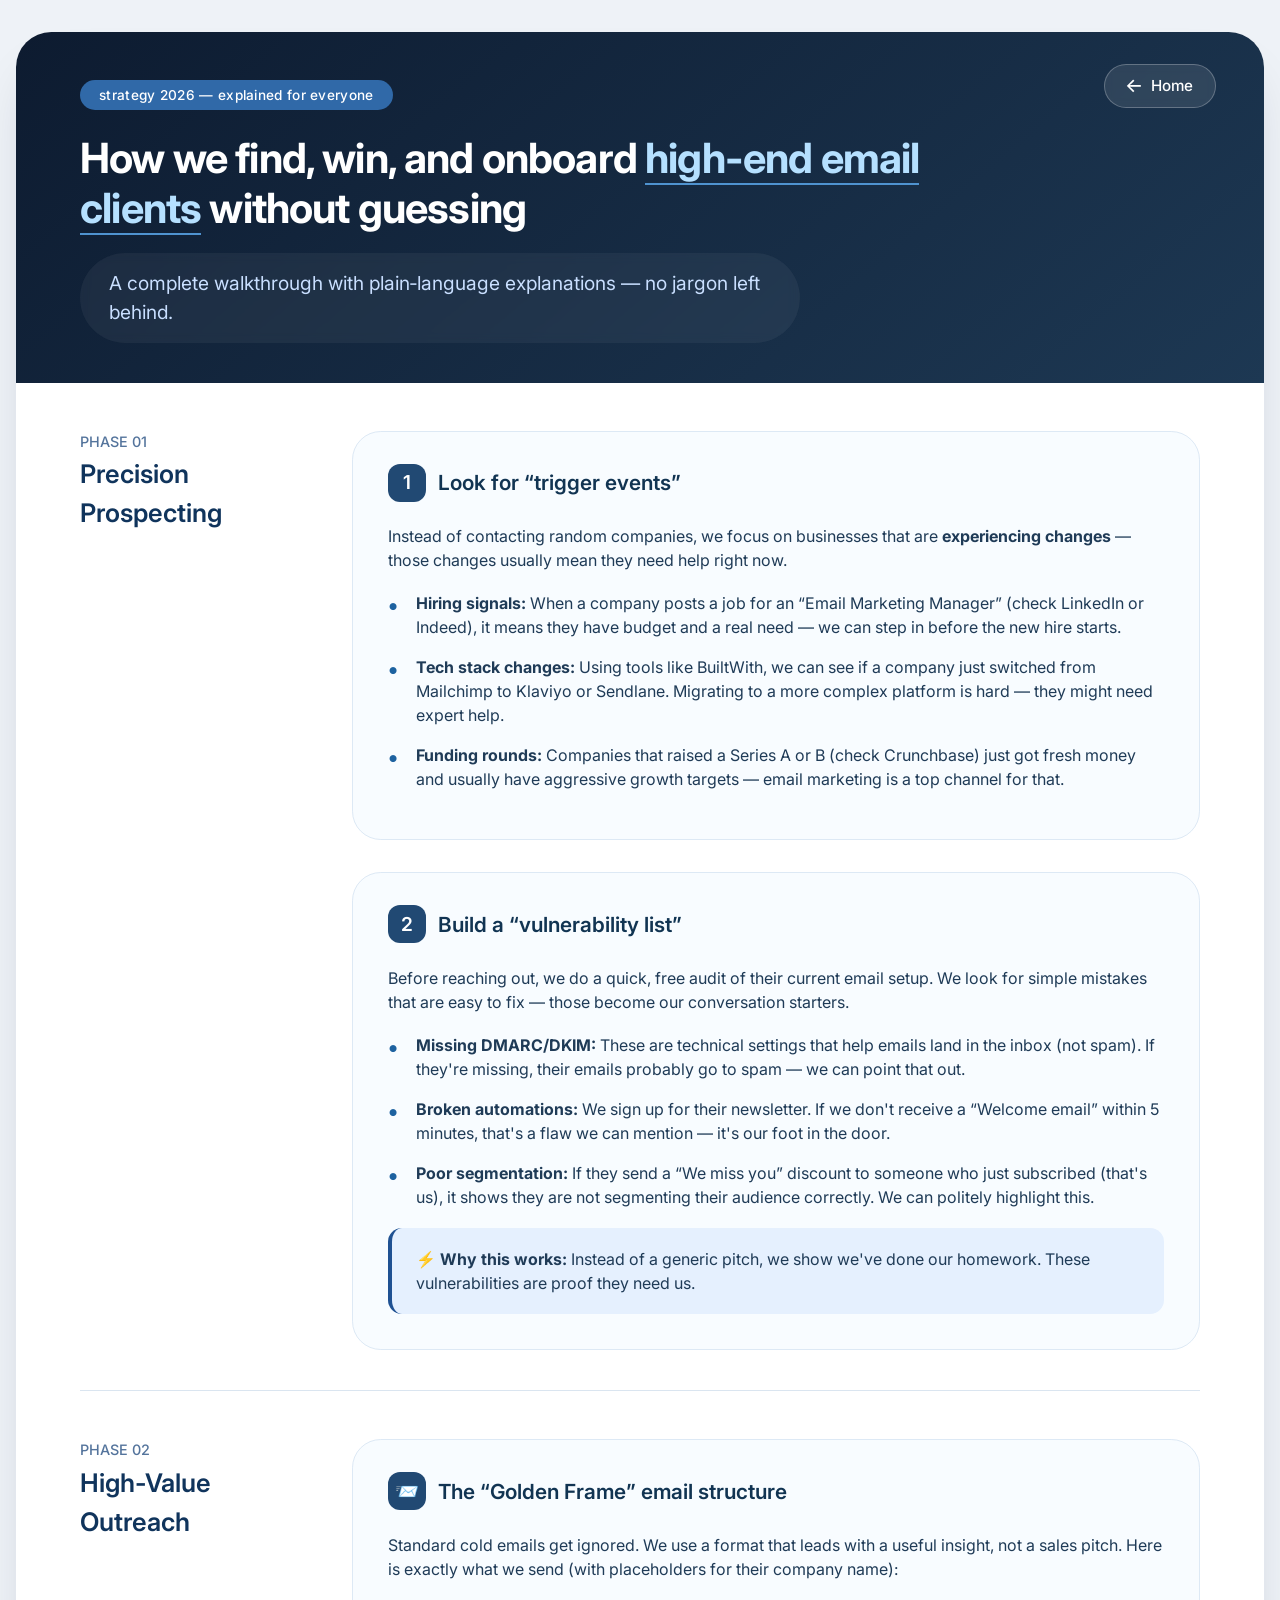
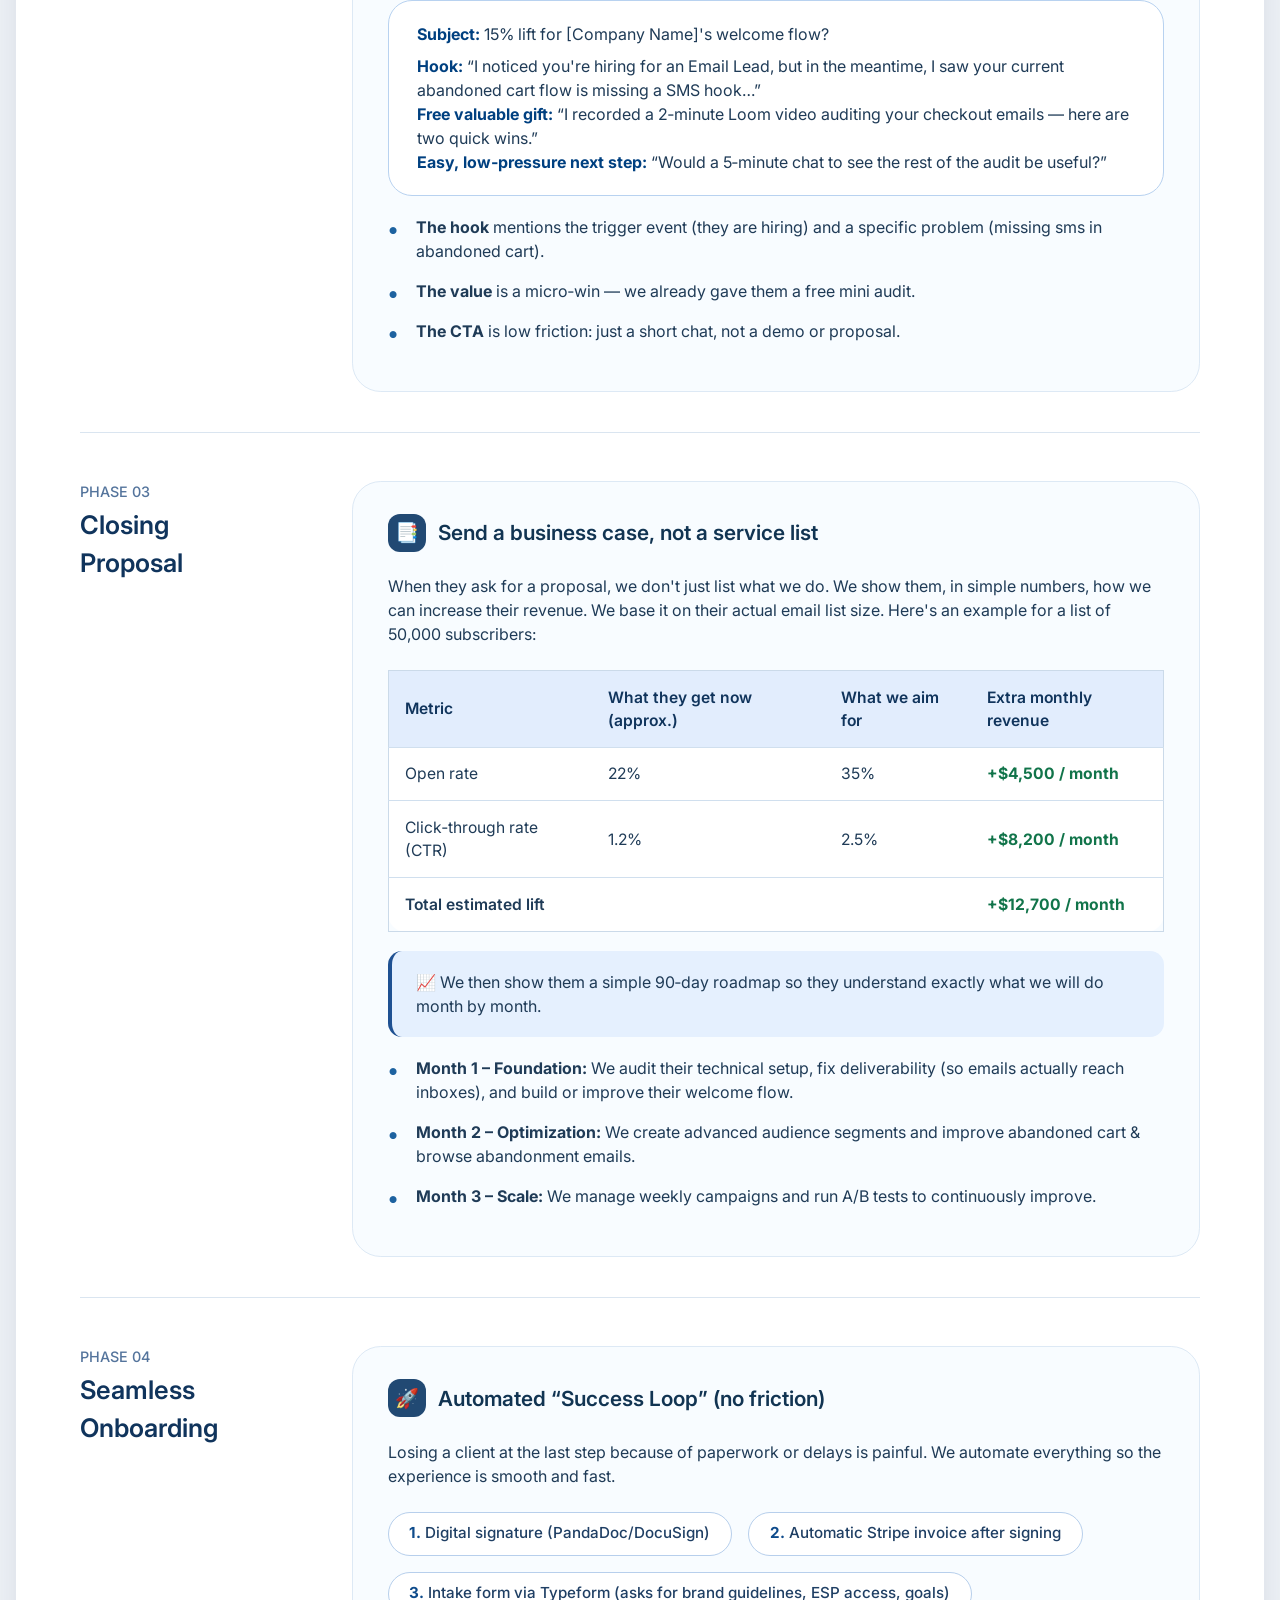
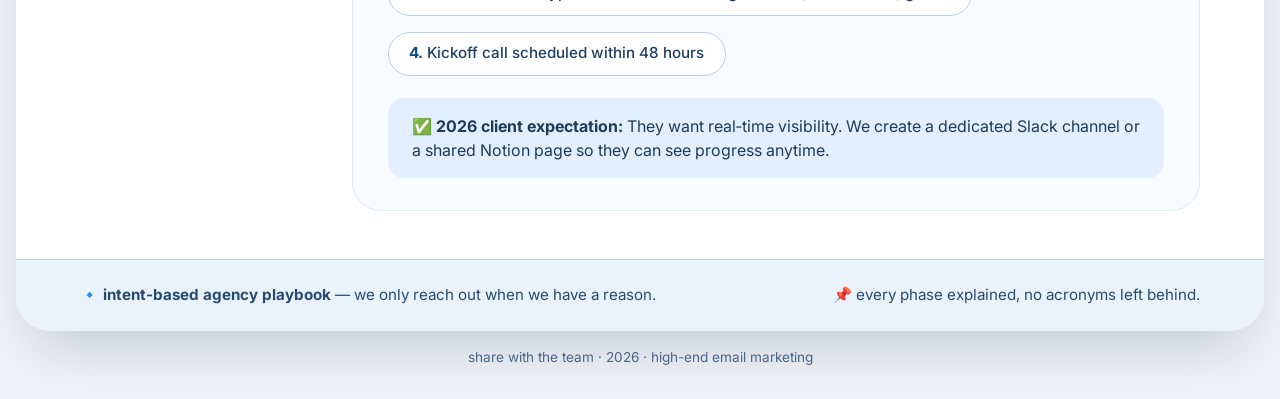
<file: guide/2026-agency-playbook.html>
<!DOCTYPE html>
<html lang="en">
<head>
    <meta charset="UTF-8">
    <meta name="viewport" content="width=device-width, initial-scale=1.0, maximum-scale=5.0">
    <title>2026 Agency Playbook · explained for the team</title>
    <link rel="preconnect" href="https://fonts.googleapis.com">
    <link rel="preconnect" href="https://fonts.gstatic.com" crossorigin>
    <link href="https://fonts.googleapis.com/css2?family=Inter:opsz,wght@14..32,400;14..32,500;14..32,600;14..32,700&display=swap" rel="stylesheet">
    <style>
        * {
            margin: 0;
            padding: 0;
            box-sizing: border-box;
        }
        body {
            background-color: #eef2f7;
            font-family: 'Inter', sans-serif;
            line-height: 1.5;
            color: #152b40;
            padding: 2rem 1rem;
        }
        .container {
            max-width: 1280px;
            margin: 0 auto;
            background: white;
            border-radius: 2.2rem;
            box-shadow: 0 30px 55px -20px rgba(0,20,45,0.2);
            overflow: hidden;
        }
        .playbook-header {
            background: linear-gradient(140deg, #0d1b30, #1d3853);
            color: white;
            padding: 3rem 4rem 2.5rem;
        }
        .playbook-header h1 {
            font-size: 2.6rem;
            font-weight: 700;
            letter-spacing: -0.02em;
            line-height: 1.2;
            max-width: 900px;
        }
        .playbook-header h1 span {
            color: #b5e0ff;
            border-bottom: 2px solid #4f93d0;
        }
        .playbook-header .subhead {
            font-size: 1.2rem;
            color: #c9dfff;
            margin-top: 1.2rem;
            max-width: 720px;
            font-weight: 400;
            background: rgba(255,255,255,0.05);
            padding: 1rem 1.8rem;
            border-radius: 50px;
            backdrop-filter: blur(5px);
        }
        .badge-2026 {
            background: #3069a8;
            padding: 0.3rem 1.2rem;
            border-radius: 30px;
            font-size: 0.85rem;
            font-weight: 500;
            display: inline-block;
            margin-bottom: 1.5rem;
            letter-spacing: 0.3px;
        }
        .phases-grid {
            display: flex;
            flex-direction: column;
            padding: 3rem 4rem;
            gap: 3rem;
        }
        .phase-card {
            display: grid;
            grid-template-columns: 0.8fr 2.5fr;
            border-bottom: 1px solid #dae5f0;
            padding-bottom: 2.5rem;
        }
        .phase-card:last-child {
            border-bottom: none;
            padding-bottom: 0;
        }
        .phase-left {
            font-weight: 600;
            font-size: 1.6rem;
            color: #10345c;
        }
        .phase-left .phase-num {
            display: block;
            font-size: 0.9rem;
            font-weight: 500;
            color: #54749c;
            text-transform: uppercase;
            margin-bottom: 0.2rem;
        }
        .phase-right {
            display: flex;
            flex-direction: column;
            gap: 2rem;
        }
        .step-block {
            background: #f8fcff;
            border-radius: 1.8rem;
            padding: 2rem 2.2rem;
            border: 1px solid #dde9f5;
            transition: 0.1s ease;
        }
        .step-title {
            display: flex;
            align-items: center;
            gap: 0.8rem;
            margin-bottom: 1.4rem;
            font-weight: 600;
            font-size: 1.3rem;
            color: #113452;
        }
        .step-icon {
            background: #214973;
            color: white;
            width: 38px;
            height: 38px;
            border-radius: 12px;
            display: inline-flex;
            align-items: center;
            justify-content: center;
            font-size: 1.2rem;
        }
        .step-content {
            color: #1f3b57;
            font-size: 1rem;
        }
        .bullet-list {
            list-style: none;
            margin-top: 1.2rem;
        }
        .bullet-list li {
            margin-bottom: 1rem;
            padding-left: 1.8rem;
            position: relative;
        }
        .bullet-list li::before {
            content: "•";
            color: #1d62a0;
            font-weight: 700;
            font-size: 1.4rem;
            position: absolute;
            left: 0;
            top: -0.2rem;
        }
        .explain-box {
            background: #e5f0fe;
            border-radius: 14px;
            padding: 1.2rem 1.5rem;
            margin: 1.2rem 0 0.2rem 0;
            border-left: 4px solid #1f5192;
            font-weight: 400;
        }
        /* RESPONSIVE METRIC TABLE – fixes 4‑column overflow */
        .metric-table {
            background: white;
            border-radius: 18px;
            border: 1px solid #cbdae9;
            width: 100%;
            border-collapse: collapse;
            margin: 1.5rem 0 0.2rem;
            font-size: 0.98rem;
        }
        .metric-table th {
            background: #e2edfd;
            padding: 0.9rem 1rem;
            text-align: left;
            font-weight: 600;
            color: #10345c;
        }
        .metric-table td {
            padding: 0.9rem 1rem;
            border-top: 1px solid #d0dfee;
        }
        .revenue {
            font-weight: 700;
            color: #11744a;
        }
        /* mobile table transform – becomes cards */
        @media (max-width: 640px) {
            .metric-table, .metric-table thead, .metric-table tbody, .metric-table tr, .metric-table th, .metric-table td {
                display: block;
            }
            .metric-table thead {
                position: absolute;
                width: 1px;
                height: 1px;
                padding: 0;
                margin: -1px;
                overflow: hidden;
                clip: rect(0,0,0,0);
                border: 0;
            }
            .metric-table tr {
                background: #ffffff;
                border: 1px solid #cbdae9;
                border-radius: 18px;
                margin-bottom: 1.2rem;
                padding: 1.2rem;
                box-shadow: 0 4px 8px rgba(0,0,0,0.02);
            }
            .metric-table td {
                display: flex;
                justify-content: space-between;
                align-items: center;
                padding: 0.8rem 0.5rem;
                border-top: none;
                border-bottom: 1px dashed #d0dfee;
            }
            .metric-table td:last-of-type {
                border-bottom: none;
            }
            .metric-table td::before {
                content: attr(data-label);
                font-weight: 600;
                color: #1f3f64;
                width: 50%;
                text-align: left;
                padding-right: 1rem;
            }
            .metric-table td.revenue {
                justify-content: space-between;
            }
            .metric-table td.revenue::before {
                content: "Extra monthly revenue";
                font-weight: 600;
            }
            .metric-table tr:last-child td.revenue {
                font-size: 1.1rem;
                background: #e8f3ea;
                border-radius: 40px;
                padding: 0.8rem 1rem;
            }
        }
        .onboarding-steps {
            display: flex;
            flex-wrap: wrap;
            gap: 1rem;
            margin: 1.5rem 0 0.5rem;
        }
        .step-pill {
            background: white;
            border: 1px solid #b7cfec;
            border-radius: 40px;
            padding: 0.6rem 1.3rem;
            font-size: 0.95rem;
            font-weight: 500;
            color: #1f3f64;
        }
        .step-pill strong {
            color: #0e4b8b;
        }
        .footnote {
            background: #eaf2fc;
            padding: 1.5rem 4rem;
            font-size: 0.95rem;
            color: #284a70;
            display: flex;
            justify-content: space-between;
            flex-wrap: wrap;
            border-top: 1px solid #bed1e8;
        }
        /* tablet & mobile layout for phase cards */
        @media (max-width: 800px) {
            .playbook-header { 
                padding: 2rem 1.5rem; 
            }
            .playbook-header h1 {
                font-size: 2rem;
            }
            .playbook-header .subhead {
                font-size: 1rem;
                padding: 0.8rem 1.2rem;
            }
            .phases-grid { 
                padding: 2rem 1.5rem; 
            }
            .phase-card { 
                grid-template-columns: 1fr; 
                gap: 0.8rem;
            }
            .phase-left { 
                font-size: 1.8rem; 
                margin-bottom: 0.4rem;
            }
            .step-block { 
                padding: 1.5rem; 
            }
        }
        @media (max-width: 480px) {
            body { padding: 1rem 0.5rem; }
            .container { border-radius: 1.8rem; }
            .playbook-header h1 { font-size: 1.8rem; }
            .step-title { font-size: 1.2rem; }
            .step-icon { width: 32px; height: 32px; }
            .footnote { flex-direction: column; gap: 0.5rem; }
        }
		/* styles for the home link — add inside the existing <style> block of each page */
  .playbook-header {
    position: relative; /* makes absolute positioning of the home link relative to header */
  }

  .home-link {
    display: inline-flex;
    align-items: center;
    gap: 0.5rem;
    background: rgba(255,255,255,0.1);
    backdrop-filter: blur(4px);
    padding: 0.6rem 1.4rem 0.6rem 1.2rem;
    border-radius: 60px;
    border: 1px solid rgba(255,255,255,0.25);
    color: white;
    font-weight: 500;
    font-size: 0.95rem;
    text-decoration: none;
    transition: 0.15s ease;
    margin-bottom: 1.5rem;  /* space below on mobile */
  }

  .home-link:hover {
    background: rgba(255,255,255,0.25);
    border-color: rgba(255,255,255,0.5);
  }

  .home-link i {
    font-size: 1.2rem;
    font-style: normal;
    line-height: 1;
  }

  /* optional reposition on larger screens — can be top-right if you prefer */
  @media (min-width: 800px) {
    .home-link {
      position: absolute;
      top: 2rem;
      right: 3rem;
      margin-bottom: 0;   /* override mobile margin */
    }
  }

  /* for smaller header padding, adjust right/top values */
  @media (max-width: 800px) {
    .home-link {
      margin-bottom: 1rem;  /* keep some space on mobile */
    }
  }

    </style>
</head>
<body>
<div class="container">
    <div class="playbook-header">
        <div class="badge-2026"> strategy 2026 — explained for everyone</div>
        <h1>How we find, win, and onboard <span>high-end email clients</span> without guessing</h1>
		<a href="index.html" class="home-link">
         <i>←</i> Home
        </a> 
        <div class="subhead">A complete walkthrough with plain‑language explanations — no jargon left behind.</div>
    </div>

    <div class="phases-grid">
        <!-- PHASE 1 — Precision prospecting (fully explained) -->
        <div class="phase-card">
            <div class="phase-left">
                <span class="phase-num">Phase 01</span>
                Precision<br>Prospecting
            </div>
            <div class="phase-right">
                <div class="step-block">
                    <div class="step-title">
                        <span class="step-icon">1</span>
                        Look for “trigger events”
                    </div>
                    <div class="step-content">
                        <p>Instead of contacting random companies, we focus on businesses that are <strong>experiencing changes</strong> — those changes usually mean they need help right now.</p>
                        <ul class="bullet-list">
                            <li><strong>Hiring signals:</strong> When a company posts a job for an “Email Marketing Manager” (check LinkedIn or Indeed), it means they have budget and a real need — we can step in before the new hire starts.</li>
                            <li><strong>Tech stack changes:</strong> Using tools like BuiltWith, we can see if a company just switched from Mailchimp to Klaviyo or Sendlane. Migrating to a more complex platform is hard — they might need expert help.</li>
                            <li><strong>Funding rounds:</strong> Companies that raised a Series A or B (check Crunchbase) just got fresh money and usually have aggressive growth targets — email marketing is a top channel for that.</li>
                        </ul>
                    </div>
                </div>
                <div class="step-block">
                    <div class="step-title">
                        <span class="step-icon">2</span>
                        Build a “vulnerability list”
                    </div>
                    <div class="step-content">
                        <p>Before reaching out, we do a quick, free audit of their current email setup. We look for simple mistakes that are easy to fix — those become our conversation starters.</p>
                        <ul class="bullet-list">
                            <li><strong>Missing DMARC/DKIM:</strong> These are technical settings that help emails land in the inbox (not spam). If they're missing, their emails probably go to spam — we can point that out.</li>
                            <li><strong>Broken automations:</strong> We sign up for their newsletter. If we don't receive a “Welcome email” within 5 minutes, that's a flaw we can mention — it's our foot in the door.</li>
                            <li><strong>Poor segmentation:</strong> If they send a “We miss you” discount to someone who just subscribed (that's us), it shows they are not segmenting their audience correctly. We can politely highlight this.</li>
                        </ul>
                        <div class="explain-box">
                            ⚡ <strong>Why this works:</strong> Instead of a generic pitch, we show we've done our homework. These vulnerabilities are proof they need us.
                        </div>
                    </div>
                </div>
            </div>
        </div>

        <!-- PHASE 2 — Outreach explained -->
        <div class="phase-card">
            <div class="phase-left">
                <span class="phase-num">Phase 02</span>
                High-Value<br>Outreach
            </div>
            <div class="phase-right">
                <div class="step-block">
                    <div class="step-title">
                        <span class="step-icon">📨</span>
                        The “Golden Frame” email structure
                    </div>
                    <div class="step-content">
                        <p>Standard cold emails get ignored. We use a format that leads with a useful insight, not a sales pitch. Here is exactly what we send (with placeholders for their company name):</p>
                        <div style="background: #ffffff; padding: 1.3rem 1.8rem; border-radius: 24px; border: 1px solid #b8d2f0; margin: 1.2rem 0;">
                            <p style="margin-bottom: 0.5rem;"><strong style="color: #004080;">Subject:</strong> 15% lift for [Company Name]'s welcome flow?</p>
                            <p><strong style="color: #004080;">Hook:</strong> “I noticed you're hiring for an Email Lead, but in the meantime, I saw your current abandoned cart flow is missing a SMS hook…”</p>
                            <p><strong style="color: #004080;">Free valuable gift:</strong> “I recorded a 2‑minute Loom video auditing your checkout emails — here are two quick wins.”</p>
                            <p><strong style="color: #004080;">Easy, low‑pressure next step:</strong> “Would a 5‑minute chat to see the rest of the audit be useful?”</p>
                        </div>
                        <ul class="bullet-list">
                            <li><strong>The hook</strong> mentions the trigger event (they are hiring) and a specific problem (missing sms in abandoned cart).</li>
                            <li><strong>The value</strong> is a micro‑win — we already gave them a free mini audit.</li>
                            <li><strong>The CTA</strong> is low friction: just a short chat, not a demo or proposal.</li>
                        </ul>
                    </div>
                </div>
            </div>
        </div>

        <!-- PHASE 3 — Closing proposal explained (FIXED MOBILE 4‑COLUMN) -->
        <div class="phase-card">
            <div class="phase-left">
                <span class="phase-num">Phase 03</span>
                Closing<br>Proposal
            </div>
            <div class="phase-right">
                <div class="step-block">
                    <div class="step-title">
                        <span class="step-icon">📑</span>
                        Send a business case, not a service list
                    </div>
                    <div class="step-content">
                        <p>When they ask for a proposal, we don't just list what we do. We show them, in simple numbers, how we can increase their revenue. We base it on their actual email list size. Here's an example for a list of 50,000 subscribers:</p>
                        
                        <!-- FIXED: table now responsive with data-label attributes -->
                        <table class="metric-table">
                            <thead>
                                <tr><th>Metric</th><th>What they get now (approx.)</th><th>What we aim for</th><th>Extra monthly revenue</th></tr>
                            </thead>
                            <tbody>
                                <tr>
                                    <td data-label="Metric">Open rate</td>
                                    <td data-label="What they get now">22%</td>
                                    <td data-label="What we aim for">35%</td>
                                    <td data-label="Extra monthly revenue" class="revenue">+$4,500 / month</td>
                                </tr>
                                <tr>
                                    <td data-label="Metric">Click‑through rate (CTR)</td>
                                    <td data-label="What they get now">1.2%</td>
                                    <td data-label="What we aim for">2.5%</td>
                                    <td data-label="Extra monthly revenue" class="revenue">+$8,200 / month</td>
                                </tr>
                                <tr>
                                    <td data-label="Metric" style="font-weight: 600;">Total estimated lift</td>
                                    <td data-label="What they get now"></td>
                                    <td data-label="What we aim for"></td>
                                    <td data-label="Extra monthly revenue" class="revenue">+$12,700 / month</td>
                                </tr>
                            </tbody>
                        </table>
                        <p class="explain-box" style="margin-top: 1.2rem;">
                            📈 We then show them a simple 90‑day roadmap so they understand exactly what we will do month by month.
                        </p>
                        <ul class="bullet-list">
                            <li><strong>Month 1 – Foundation:</strong> We audit their technical setup, fix deliverability (so emails actually reach inboxes), and build or improve their welcome flow.</li>
                            <li><strong>Month 2 – Optimization:</strong> We create advanced audience segments and improve abandoned cart & browse abandonment emails.</li>
                            <li><strong>Month 3 – Scale:</strong> We manage weekly campaigns and run A/B tests to continuously improve.</li>
                        </ul>
                    </div>
                </div>
            </div>
        </div>

        <!-- PHASE 4 — Onboarding explained -->
        <div class="phase-card">
            <div class="phase-left">
                <span class="phase-num">Phase 04</span>
                Seamless<br>Onboarding
            </div>
            <div class="phase-right">
                <div class="step-block">
                    <div class="step-title">
                        <span class="step-icon">🚀</span>
                        Automated “Success Loop” (no friction)
                    </div>
                    <div class="step-content">
                        <p>Losing a client at the last step because of paperwork or delays is painful. We automate everything so the experience is smooth and fast.</p>
                        <div class="onboarding-steps">
                            <span class="step-pill"><strong>1.</strong> Digital signature (PandaDoc/DocuSign)</span>
                            <span class="step-pill"><strong>2.</strong> Automatic Stripe invoice after signing</span>
                            <span class="step-pill"><strong>3.</strong> Intake form via Typeform (asks for brand guidelines, ESP access, goals)</span>
                            <span class="step-pill"><strong>4.</strong> Kickoff call scheduled within 48 hours</span>
                        </div>
                        <p style="margin-top: 1.4rem; background: #e3efff; padding: 1rem 1.5rem; border-radius: 16px;">
                            ✅ <strong>2026 client expectation:</strong> They want real‑time visibility. We create a dedicated Slack channel or a shared Notion page so they can see progress anytime.
                        </p>
                    </div>
                </div>
            </div>
        </div>
    </div>

    <!-- simple footer with summary -->
    <div class="footnote">
        <span>🔹 <strong>intent‑based agency playbook</strong> — we only reach out when we have a reason.</span>
        <span>📌 every phase explained, no acronyms left behind.</span>
    </div>
</div>
<p style="text-align: center; margin-top: 1rem; color: #48658a; font-size: 0.85rem;">share with the team · 2026 · high-end email marketing</p>
</body>
</html>
</file>
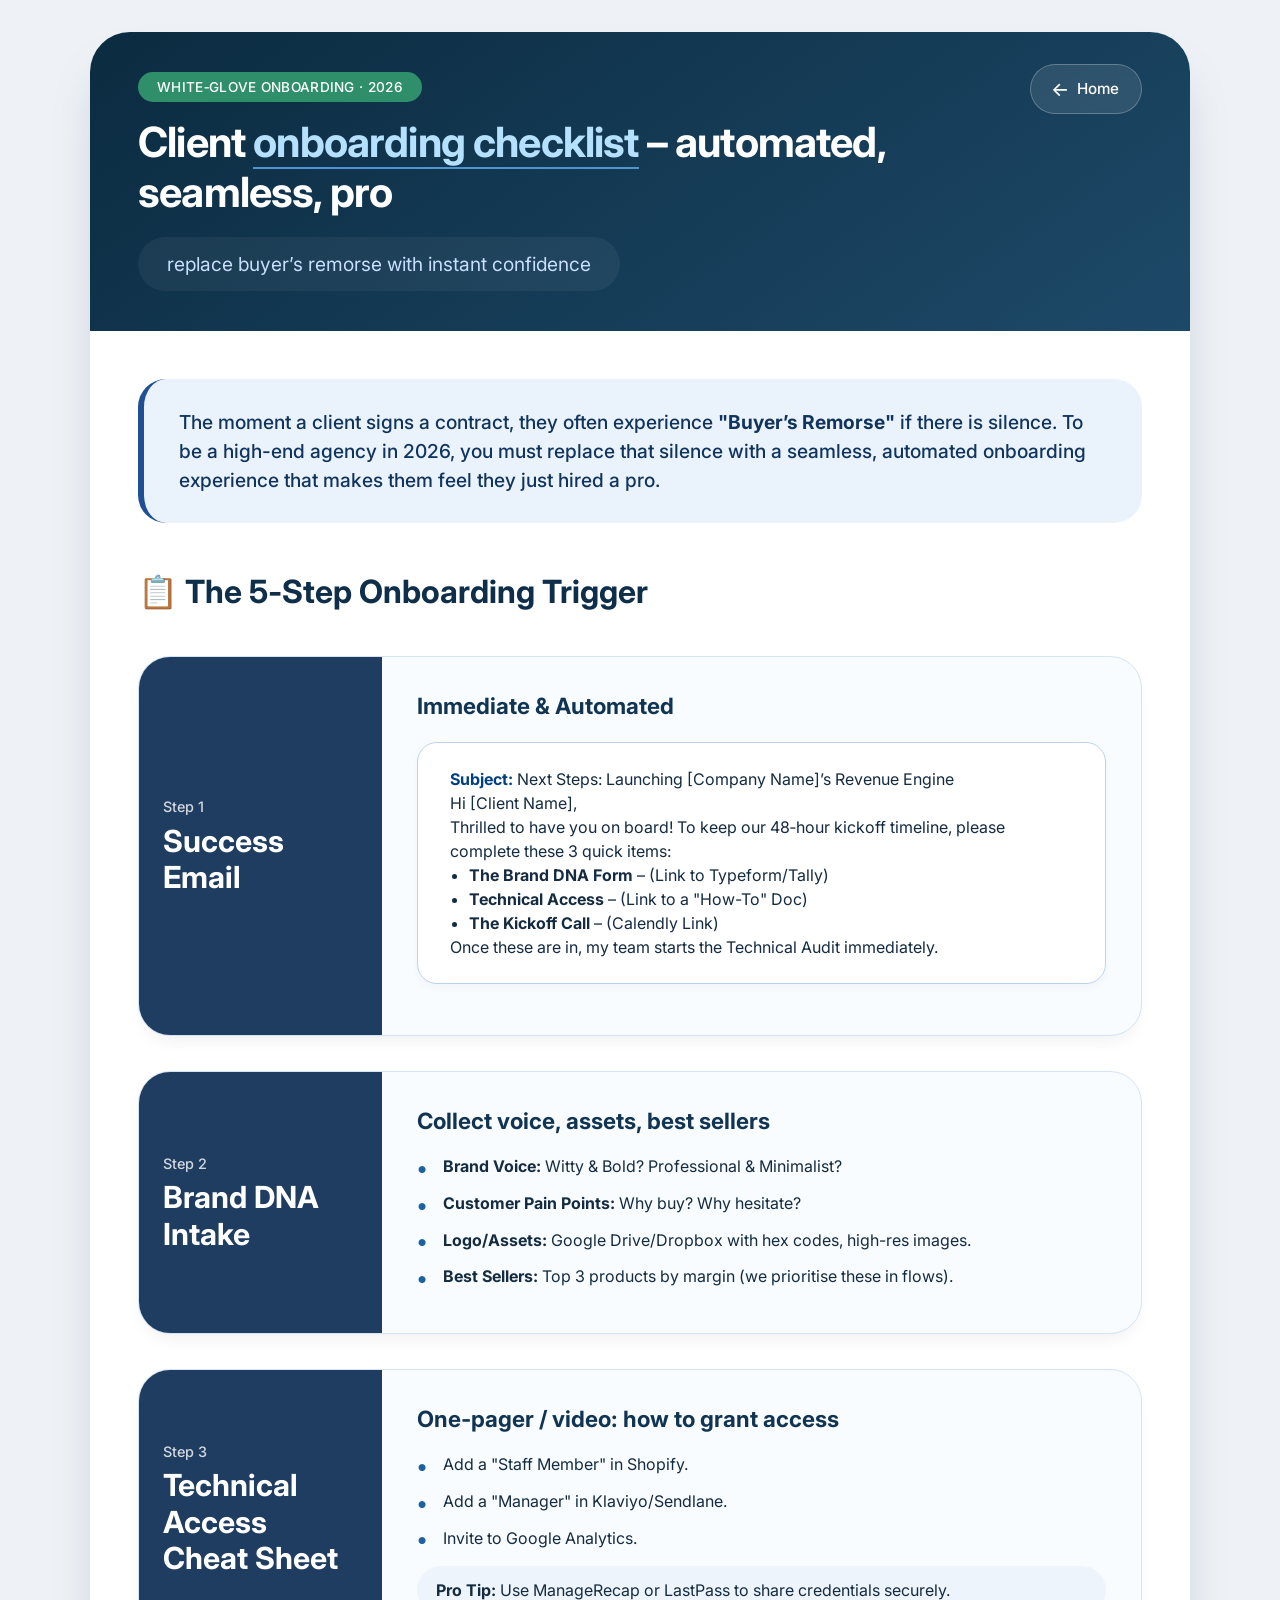
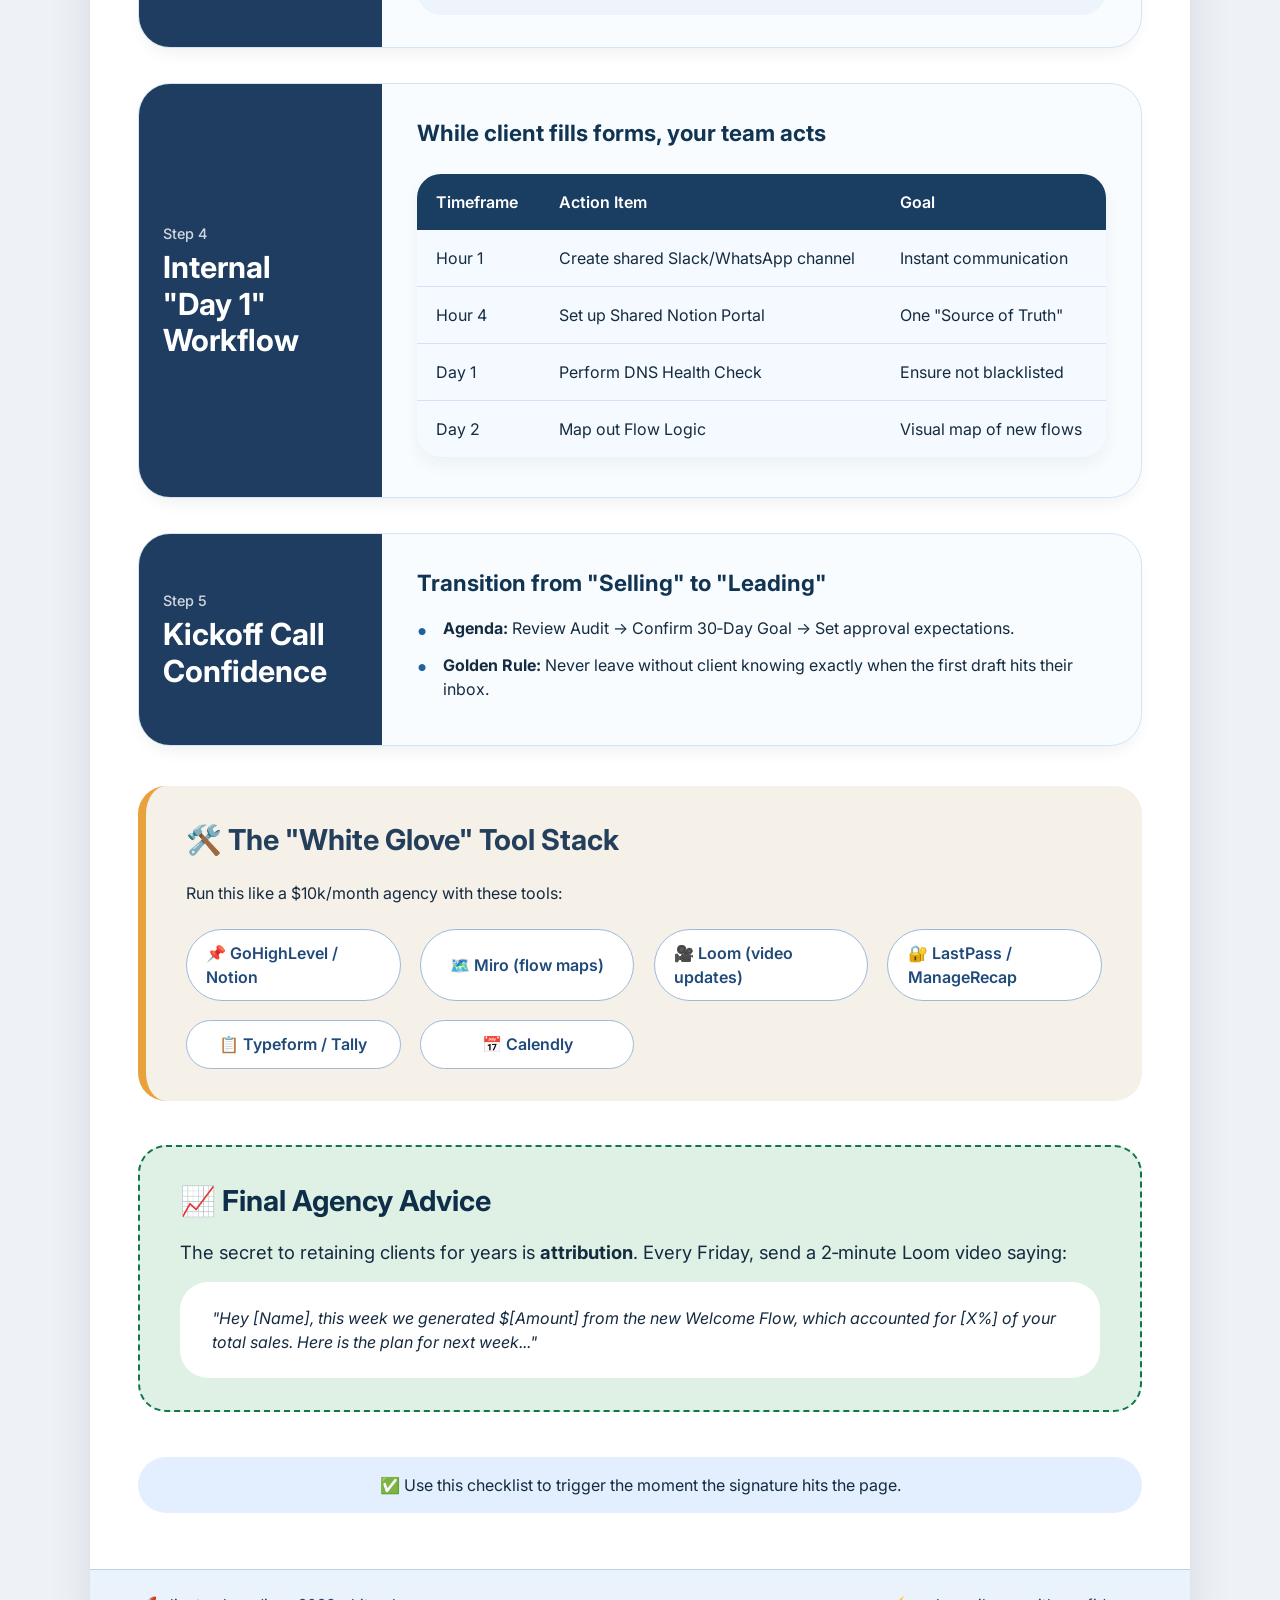
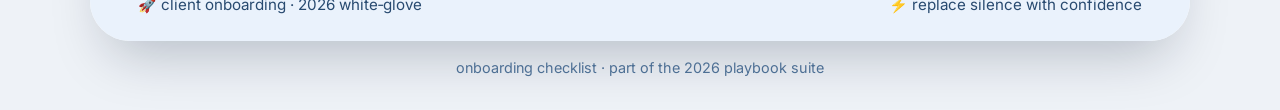
<file: guide/client-onboarding.html>
<!DOCTYPE html>
<html lang="en">
<head>
    <meta charset="UTF-8">
    <meta name="viewport" content="width=device-width, initial-scale=1.0, maximum-scale=5.0">
    <title>Client onboarding · 2026 white‑glove checklist</title>
    <link rel="preconnect" href="https://fonts.googleapis.com">
    <link rel="preconnect" href="https://fonts.gstatic.com" crossorigin>
    <link href="https://fonts.googleapis.com/css2?family=Inter:opsz,wght@14..32,400;14..32,500;14..32,600;14..32,700&display=swap" rel="stylesheet">
    <style>
        * {
            margin: 0;
            padding: 0;
            box-sizing: border-box;
        }
        body {
            background: #eef2f7;
            font-family: 'Inter', sans-serif;
            line-height: 1.5;
            color: #152b40;
            padding: 2rem 1rem;
        }
        .container {
            max-width: 1100px;
            margin: 0 auto;
            background: white;
            border-radius: 2.5rem;
            box-shadow: 0 30px 55px -20px rgba(0,20,45,0.25);
            overflow: hidden;
        }
        .header {
            background: linear-gradient(145deg, #0b2b40, #1d4968);
            color: white;
            padding: 2.5rem 3rem;
            position: relative;
        }
        .home-link {
            display: inline-flex;
            align-items: center;
            gap: 0.5rem;
            background: rgba(255,255,255,0.1);
            backdrop-filter: blur(4px);
            padding: 0.6rem 1.4rem 0.6rem 1.2rem;
            border-radius: 60px;
            border: 1px solid rgba(255,255,255,0.25);
            color: white;
            font-weight: 500;
            font-size: 0.95rem;
            text-decoration: none;
            transition: 0.15s ease;
            margin-bottom: 1rem;
        }
        .home-link:hover {
            background: rgba(255,255,255,0.25);
            border-color: rgba(255,255,255,0.5);
        }
        .home-link i {
            font-size: 1.2rem;
            font-style: normal;
        }
        @media (min-width: 800px) {
            .home-link {
                position: absolute;
                top: 2rem;
                right: 3rem;
                margin-bottom: 0;
            }
        }
        .badge {
            background: #2f8f6b;
            padding: 0.3rem 1.2rem;
            border-radius: 30px;
            font-size: 0.85rem;
            font-weight: 500;
            display: inline-block;
            margin-bottom: 1rem;
            letter-spacing: 0.3px;
            text-transform: uppercase;
        }
        .header h1 {
            font-size: 2.6rem;
            font-weight: 700;
            letter-spacing: -0.02em;
            line-height: 1.2;
            max-width: 750px;
        }
        .header h1 span {
            color: #b5e0ff;
            border-bottom: 2px solid #4f93d0;
        }
        .header .sub {
            font-size: 1.2rem;
            color: #c9dfff;
            margin-top: 1.2rem;
            background: rgba(255,255,255,0.05);
            padding: 0.8rem 1.8rem;
            border-radius: 60px;
            display: inline-block;
        }
        .content {
            padding: 3rem 3rem 3.5rem;
        }
        .lead-quote {
            background: #eaf2fc;
            border-radius: 28px;
            padding: 1.8rem 2.2rem;
            margin-bottom: 2.8rem;
            border-left: 6px solid #1f5192;
            font-size: 1.2rem;
            font-weight: 500;
            color: #10345c;
        }
        .step-grid {
            display: flex;
            flex-direction: column;
            gap: 2.2rem;
            margin: 2.5rem 0;
        }
        .step-card {
            display: grid;
            grid-template-columns: 0.8fr 2.5fr;
            background: #f8fcff;
            border-radius: 2rem;
            border: 1px solid #d4e4f5;
            overflow: hidden;
            box-shadow: 0 10px 20px -10px rgba(0,30,50,0.1);
        }
        .step-left {
            background: #1f3d60;
            color: white;
            padding: 2rem 1.5rem;
            display: flex;
            flex-direction: column;
            align-items: flex-start;
            justify-content: center;
        }
        .step-left .step-num {
            font-size: 0.9rem;
            font-weight: 500;
            opacity: 0.8;
            margin-bottom: 0.3rem;
        }
        .step-left h3 {
            font-size: 1.9rem;
            font-weight: 700;
            line-height: 1.2;
        }
        .step-right {
            padding: 2rem 2.2rem;
        }
        .step-right h4 {
            font-size: 1.4rem;
            font-weight: 700;
            color: #113452;
            margin-bottom: 1rem;
        }
        .step-right .email-preview {
            background: #ffffff;
            border: 1px solid #bdd3ec;
            border-radius: 20px;
            padding: 1.5rem 2rem;
            margin: 1.2rem 0;
            box-shadow: 0 4px 10px rgba(0,30,60,0.03);
        }
        .bullet-list {
            list-style: none;
            margin-top: 1rem;
        }
        .bullet-list li {
            margin-bottom: 0.8rem;
            padding-left: 1.6rem;
            position: relative;
        }
        .bullet-list li::before {
            content: "•";
            color: #1d62a0;
            font-weight: 700;
            font-size: 1.4rem;
            position: absolute;
            left: 0;
            top: -0.2rem;
        }
        .workflow-table {
            width: 100%;
            border-collapse: collapse;
            background: #f4faff;
            border-radius: 24px;
            overflow: hidden;
            margin: 1.5rem 0 0.5rem;
            box-shadow: 0 8px 16px rgba(0,30,60,0.05);
        }
        .workflow-table th {
            background: #1a3d62;
            color: white;
            font-weight: 600;
            padding: 1rem 1.2rem;
            text-align: left;
        }
        .workflow-table td {
            padding: 1rem 1.2rem;
            border-bottom: 1px solid #d2e2f2;
        }
        .workflow-table tr:last-child td {
            border-bottom: none;
        }
        .tool-stack {
            background: #f5f1e8;
            border-radius: 28px;
            padding: 2rem 2.5rem;
            margin: 2.5rem 0 1.5rem;
            border-left: 8px solid #e9a23b;
        }
        .tool-stack h3 {
            font-size: 1.8rem;
            font-weight: 700;
            color: #233f5c;
            margin-bottom: 1.2rem;
        }
        .tool-grid {
            display: grid;
            grid-template-columns: repeat(auto-fit, minmax(180px, 1fr));
            gap: 1.2rem;
            margin-top: 1.5rem;
        }
        .tool-item {
            background: white;
            border-radius: 40px;
            padding: 0.7rem 1.2rem;
            font-weight: 600;
            color: #1f4a7a;
            border: 1px solid #9db9db;
            display: inline-flex;
            align-items: center;
            gap: 0.5rem;
            justify-content: center;
        }
        .final-advice {
            background: #dff0e4;
            border-radius: 28px;
            padding: 2rem 2.5rem;
            margin: 2.8rem 0 0.5rem;
            border: 2px dashed #11744a;
        }
        .footer-note {
            background: #eaf2fc;
            padding: 1.5rem 3rem;
            font-size: 0.95rem;
            color: #284a70;
            display: flex;
            justify-content: space-between;
            flex-wrap: wrap;
            border-top: 1px solid #bed1e8;
        }
        @media (max-width: 700px) {
            .header { padding: 2rem 1.5rem; }
            .header h1 { font-size: 2rem; }
            .content { padding: 2rem 1.5rem; }
            .step-card { grid-template-columns: 1fr; }
            .step-left { padding: 1.2rem 1.5rem; }
            .step-left h3 { font-size: 1.6rem; }
            .workflow-table, .workflow-table thead, .workflow-table tbody, .workflow-table tr, .workflow-table th, .workflow-table td {
                display: block;
            }
            .workflow-table thead {
                position: absolute;
                width: 1px;
                height: 1px;
                padding: 0;
                margin: -1px;
                overflow: hidden;
                clip: rect(0,0,0,0);
                border: 0;
            }
            .workflow-table tr {
                background: #ffffff;
                border: 1px solid #cbdae9;
                border-radius: 20px;
                margin-bottom: 1rem;
                padding: 1rem;
            }
            .workflow-table td {
                display: flex;
                justify-content: space-between;
                align-items: center;
                padding: 0.7rem 0.5rem;
                border-top: none;
                border-bottom: 1px dashed #d0dfee;
            }
            .workflow-table td:last-of-type {
                border-bottom: none;
            }
            .workflow-table td::before {
                content: attr(data-label);
                font-weight: 600;
                color: #1f3f64;
                width: 45%;
                text-align: left;
                padding-right: 1rem;
            }
        }
    </style>
</head>
<body>
<div class="container">
    <div class="header">
        <a href="index.html" class="home-link"><i>←</i> Home</a>
        <div class="badge">white‑glove onboarding · 2026</div>
        <h1>Client <span>onboarding checklist</span> – automated, seamless, pro</h1>
        <div class="sub">replace buyer’s remorse with instant confidence</div>
    </div>

    <div class="content">
        <div class="lead-quote">
            The moment a client signs a contract, they often experience <strong>"Buyer’s Remorse"</strong> if there is silence. To be a high-end agency in 2026, you must replace that silence with a seamless, automated onboarding experience that makes them feel they just hired a pro.
        </div>

        <h2 style="font-size: 2rem; margin-bottom: 1.5rem; color: #0f2e49;">📋 The 5‑Step Onboarding Trigger</h2>

        <div class="step-grid">
            <!-- Step 1 -->
            <div class="step-card">
                <div class="step-left">
                    <span class="step-num">Step 1</span>
                    <h3>Success<br>Email</h3>
                </div>
                <div class="step-right">
                    <h4>Immediate & Automated</h4>
                    <div class="email-preview">
                        <p><strong style="color: #004080;">Subject:</strong> Next Steps: Launching [Company Name]’s Revenue Engine</p>
                        <p>Hi [Client Name],</p>
                        <p>Thrilled to have you on board! To keep our 48‑hour kickoff timeline, please complete these 3 quick items:</p>
                        <ul style="margin-left: 1.2rem;">
                            <li><strong>The Brand DNA Form</strong> – (Link to Typeform/Tally)</li>
                            <li><strong>Technical Access</strong> – (Link to a "How-To" Doc)</li>
                            <li><strong>The Kickoff Call</strong> – (Calendly Link)</li>
                        </ul>
                        <p>Once these are in, my team starts the Technical Audit immediately.</p>
                    </div>
                </div>
            </div>

            <!-- Step 2 -->
            <div class="step-card">
                <div class="step-left">
                    <span class="step-num">Step 2</span>
                    <h3>Brand DNA<br>Intake</h3>
                </div>
                <div class="step-right">
                    <h4>Collect voice, assets, best sellers</h4>
                    <ul class="bullet-list">
                        <li><strong>Brand Voice:</strong> Witty & Bold? Professional & Minimalist?</li>
                        <li><strong>Customer Pain Points:</strong> Why buy? Why hesitate?</li>
                        <li><strong>Logo/Assets:</strong> Google Drive/Dropbox with hex codes, high-res images.</li>
                        <li><strong>Best Sellers:</strong> Top 3 products by margin (we prioritise these in flows).</li>
                    </ul>
                </div>
            </div>

            <!-- Step 3 -->
            <div class="step-card">
                <div class="step-left">
                    <span class="step-num">Step 3</span>
                    <h3>Technical Access<br>Cheat Sheet</h3>
                </div>
                <div class="step-right">
                    <h4>One‑pager / video: how to grant access</h4>
                    <ul class="bullet-list">
                        <li>Add a "Staff Member" in Shopify.</li>
                        <li>Add a "Manager" in Klaviyo/Sendlane.</li>
                        <li>Invite to Google Analytics.</li>
                    </ul>
                    <p style="margin-top: 1rem; background: #eef4fb; padding: 0.8rem 1.2rem; border-radius: 40px;"><strong>Pro Tip:</strong> Use ManageRecap or LastPass to share credentials securely.</p>
                </div>
            </div>

            <!-- Step 4 -->
            <div class="step-card">
                <div class="step-left">
                    <span class="step-num">Step 4</span>
                    <h3>Internal<br>"Day 1" Workflow</h3>
                </div>
                <div class="step-right">
                    <h4>While client fills forms, your team acts</h4>
                    <table class="workflow-table">
                        <thead><tr><th>Timeframe</th><th>Action Item</th><th>Goal</th></tr></thead>
                        <tbody>
                            <tr><td data-label="Timeframe">Hour 1</td><td data-label="Action Item">Create shared Slack/WhatsApp channel</td><td data-label="Goal">Instant communication</td></tr>
                            <tr><td data-label="Timeframe">Hour 4</td><td data-label="Action Item">Set up Shared Notion Portal</td><td data-label="Goal">One "Source of Truth"</td></tr>
                            <tr><td data-label="Timeframe">Day 1</td><td data-label="Action Item">Perform DNS Health Check</td><td data-label="Goal">Ensure not blacklisted</td></tr>
                            <tr><td data-label="Timeframe">Day 2</td><td data-label="Action Item">Map out Flow Logic</td><td data-label="Goal">Visual map of new flows</td></tr>
                        </tbody>
                    </table>
                </div>
            </div>

            <!-- Step 5 -->
            <div class="step-card">
                <div class="step-left">
                    <span class="step-num">Step 5</span>
                    <h3>Kickoff Call<br>Confidence</h3>
                </div>
                <div class="step-right">
                    <h4>Transition from "Selling" to "Leading"</h4>
                    <ul class="bullet-list">
                        <li><strong>Agenda:</strong> Review Audit → Confirm 30‑Day Goal → Set approval expectations.</li>
                        <li><strong>Golden Rule:</strong> Never leave without client knowing exactly when the first draft hits their inbox.</li>
                    </ul>
                </div>
            </div>
        </div>

        <!-- Tool stack -->
        <div class="tool-stack">
            <h3>🛠️ The "White Glove" Tool Stack</h3>
            <p>Run this like a $10k/month agency with these tools:</p>
            <div class="tool-grid">
                <span class="tool-item">📌 GoHighLevel / Notion</span>
                <span class="tool-item">🗺️ Miro (flow maps)</span>
                <span class="tool-item">🎥 Loom (video updates)</span>
                <span class="tool-item">🔐 LastPass / ManageRecap</span>
                <span class="tool-item">📋 Typeform / Tally</span>
                <span class="tool-item">📅 Calendly</span>
            </div>
        </div>

        <!-- Final agency advice -->
        <div class="final-advice">
            <h3 style="font-size: 1.8rem; font-weight: 700; color: #0f2e49;">📈 Final Agency Advice</h3>
            <p style="font-size: 1.15rem; margin: 1rem 0;">The secret to retaining clients for years is <strong>attribution</strong>. Every Friday, send a 2‑minute Loom video saying:</p>
            <div style="background: white; border-radius: 28px; padding: 1.5rem 2rem; font-style: italic;">
                "Hey [Name], this week we generated $[Amount] from the new Welcome Flow, which accounted for [X%] of your total sales. Here is the plan for next week..."
            </div>
        </div>

        <p style="text-align: center; margin-top: 2.8rem; background: #e3efff; padding: 1rem; border-radius: 60px;">✅ Use this checklist to trigger the moment the signature hits the page.</p>
    </div>

    <div class="footer-note">
        <span>🚀 client onboarding · 2026 white‑glove</span>
        <span>⚡ replace silence with confidence</span>
    </div>
</div>
<p style="text-align: center; margin-top: 1rem; color: #4d6f94; font-size: 0.9rem;">onboarding checklist · part of the 2026 playbook suite</p>
</body>
</html>
</file>
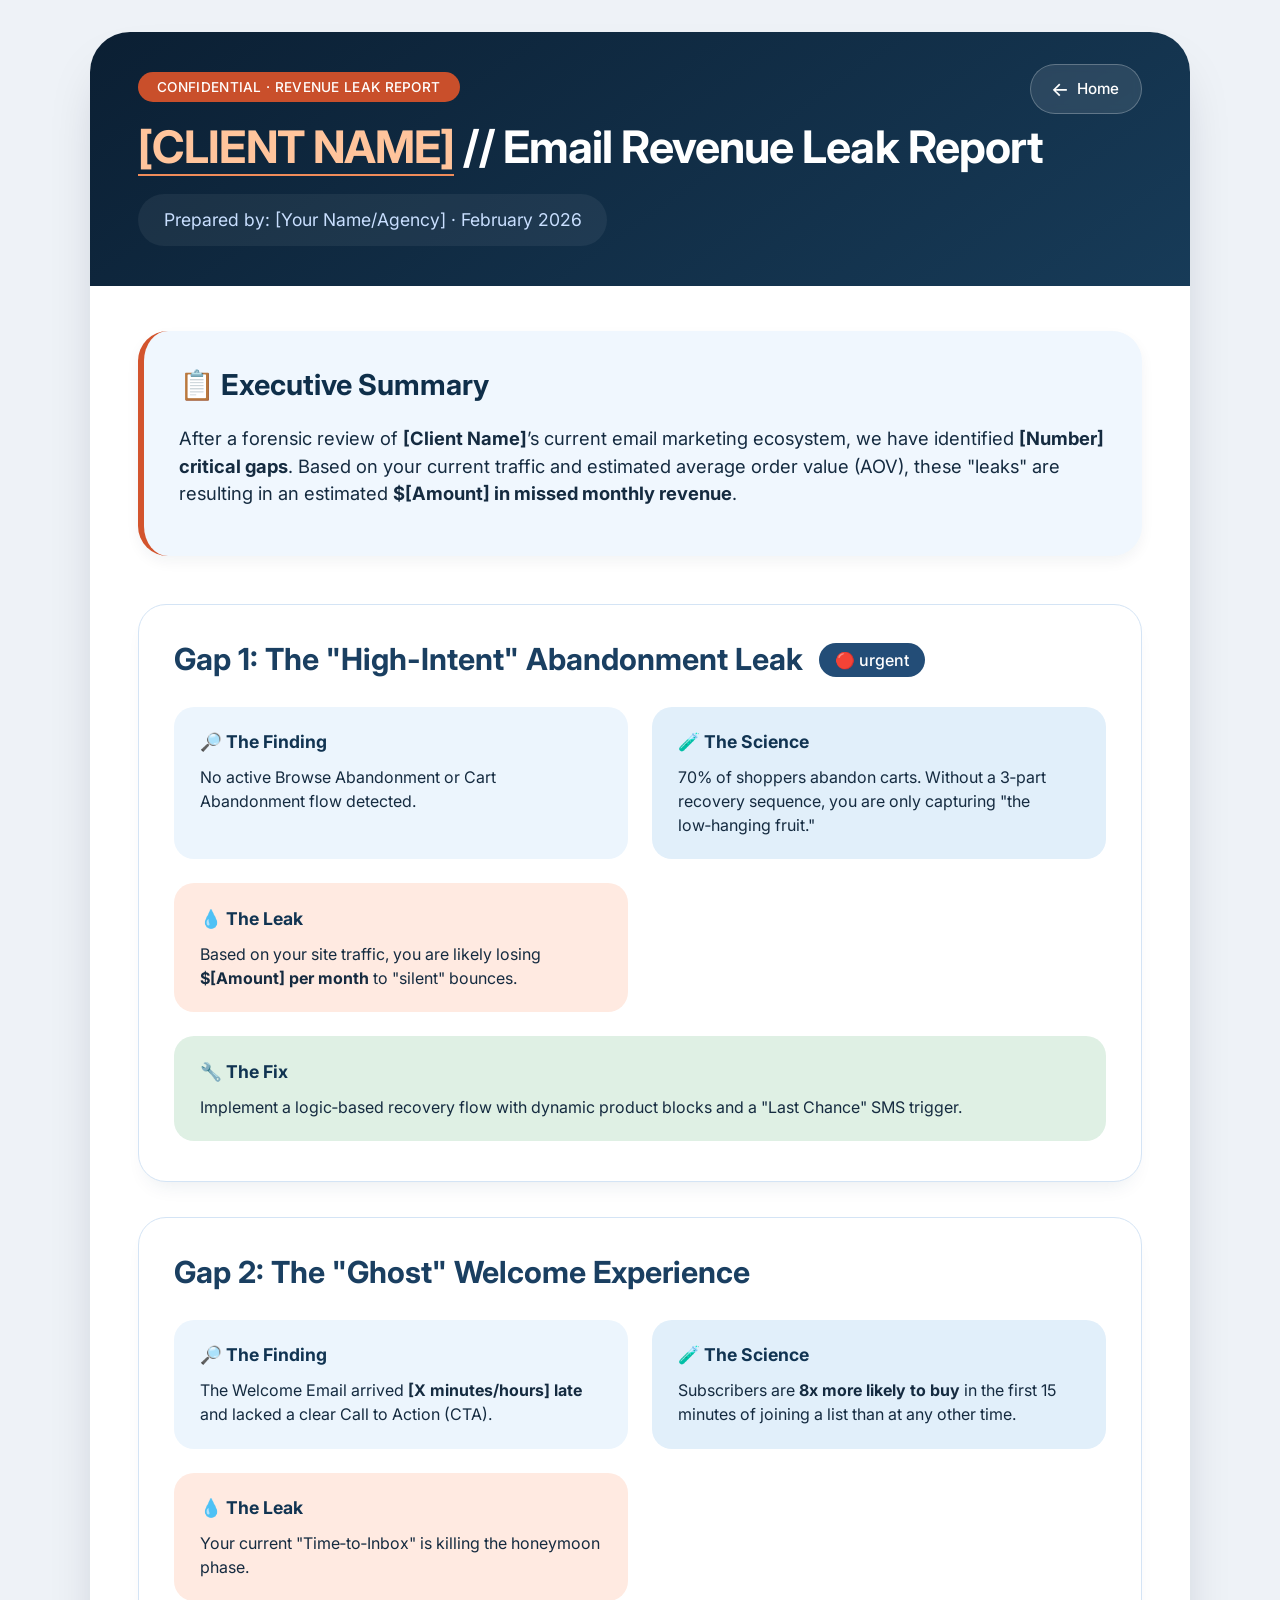
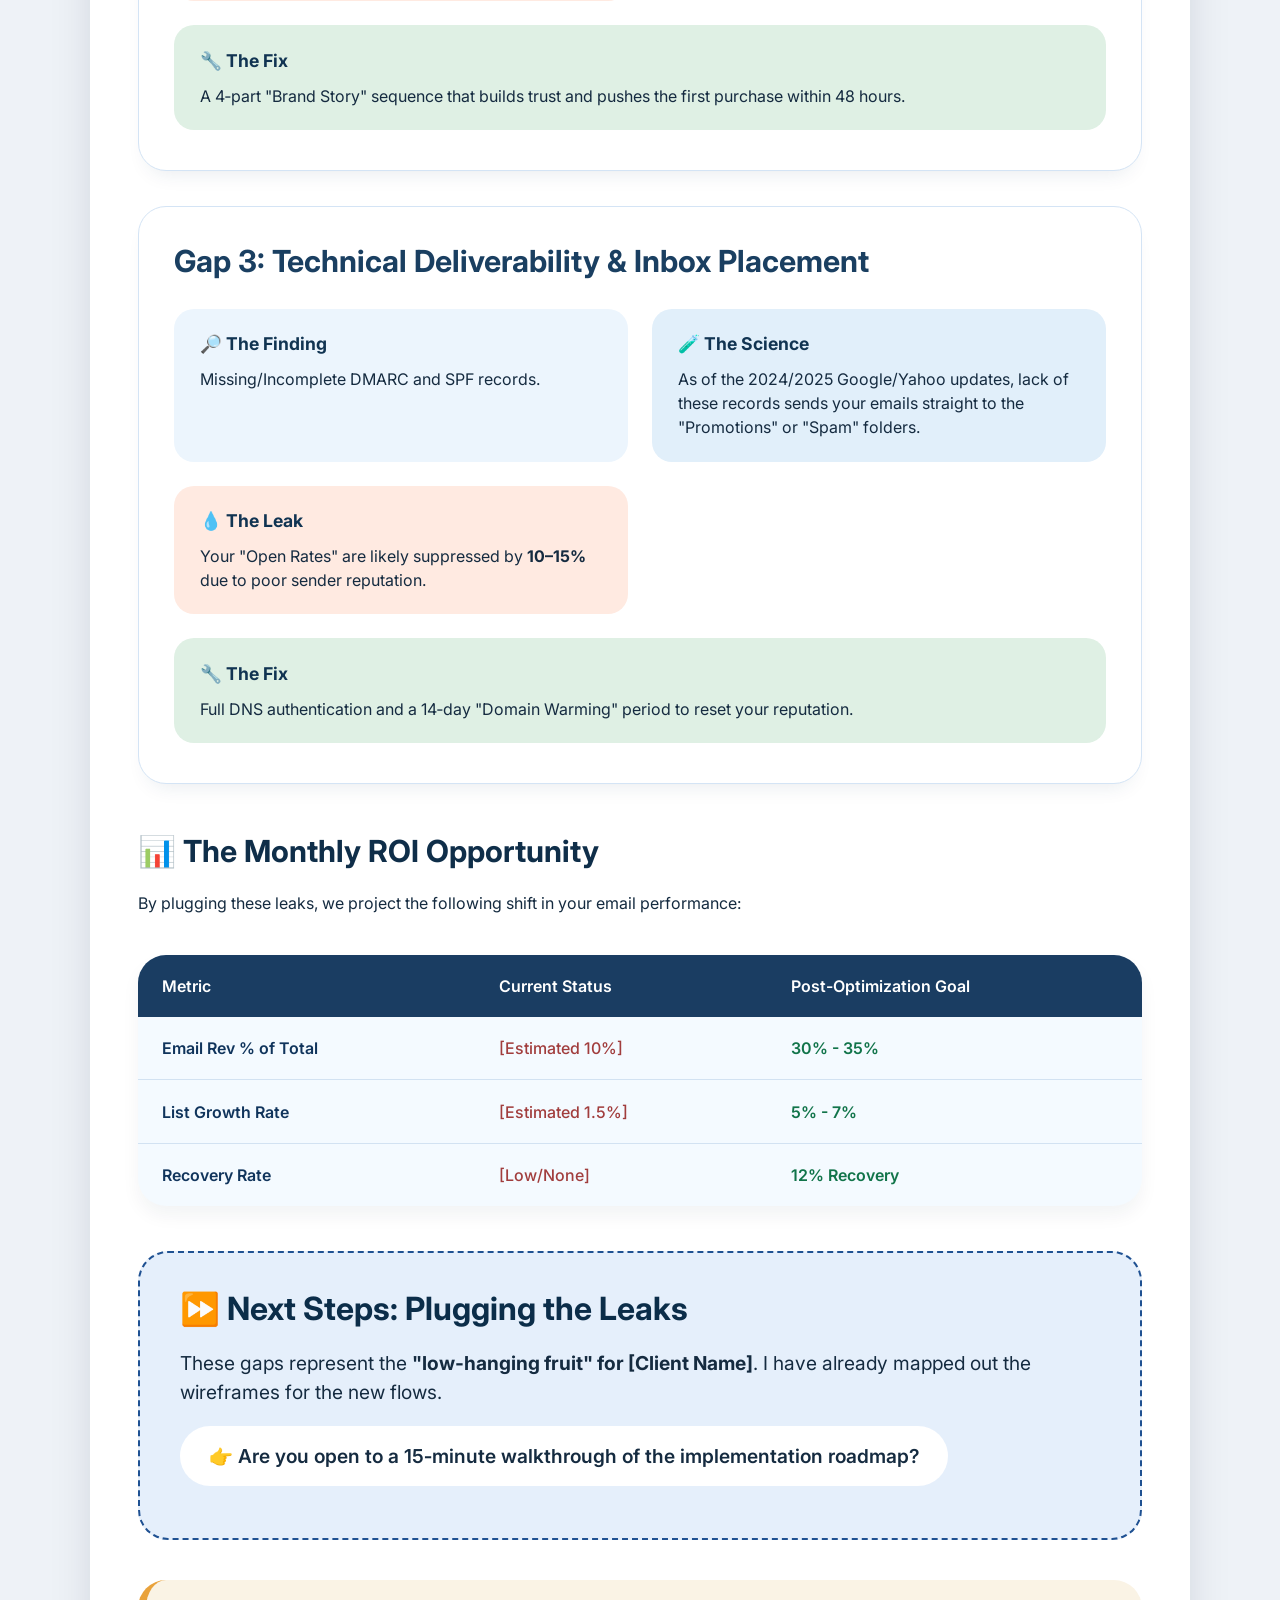
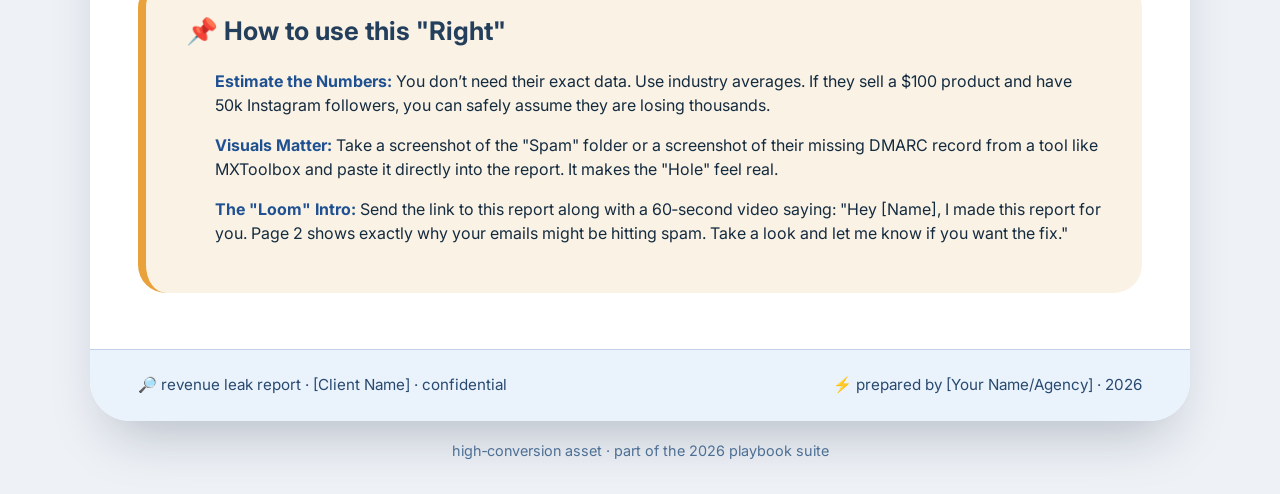
<file: guide/revenue-leak-report.html>
<!DOCTYPE html>
<html lang="en">
<head>
    <meta charset="UTF-8">
    <meta name="viewport" content="width=device-width, initial-scale=1.0, maximum-scale=5.0">
    <title>Revenue Leak Report · [Client Name]</title>
    <link rel="preconnect" href="https://fonts.googleapis.com">
    <link rel="preconnect" href="https://fonts.gstatic.com" crossorigin>
    <link href="https://fonts.googleapis.com/css2?family=Inter:opsz,wght@14..32,400;14..32,500;14..32,600;14..32,700&display=swap" rel="stylesheet">
    <style>
        * {
            margin: 0;
            padding: 0;
            box-sizing: border-box;
        }
        body {
            background: #eef2f7;
            font-family: 'Inter', sans-serif;
            line-height: 1.5;
            color: #152b40;
            padding: 2rem 1rem;
        }
        .container {
            max-width: 1100px;
            margin: 0 auto;
            background: white;
            border-radius: 2.5rem;
            box-shadow: 0 30px 55px -20px rgba(0,20,45,0.25);
            overflow: hidden;
        }
        .header {
            background: linear-gradient(145deg, #0b1f33, #173b58);
            color: white;
            padding: 2.5rem 3rem;
            position: relative;
        }
        .home-link {
            display: inline-flex;
            align-items: center;
            gap: 0.5rem;
            background: rgba(255,255,255,0.1);
            backdrop-filter: blur(4px);
            padding: 0.6rem 1.4rem 0.6rem 1.2rem;
            border-radius: 60px;
            border: 1px solid rgba(255,255,255,0.25);
            color: white;
            font-weight: 500;
            font-size: 0.95rem;
            text-decoration: none;
            transition: 0.15s ease;
            margin-bottom: 1.5rem;
        }
        .home-link:hover {
            background: rgba(255,255,255,0.25);
            border-color: rgba(255,255,255,0.5);
        }
        .home-link i {
            font-size: 1.2rem;
            font-style: normal;
        }
        @media (min-width: 800px) {
            .home-link {
                position: absolute;
                top: 2rem;
                right: 3rem;
                margin-bottom: 0;
            }
        }
        .badge {
            background: #c94f2b;
            padding: 0.3rem 1.2rem;
            border-radius: 30px;
            font-size: 0.85rem;
            font-weight: 500;
            display: inline-block;
            margin-bottom: 1rem;
            letter-spacing: 0.3px;
            text-transform: uppercase;
        }
        .header h1 {
            font-size: 2.8rem;
            font-weight: 700;
            letter-spacing: -0.02em;
            line-height: 1.2;
            margin-top: 0.2rem;
        }
        .header h1 span {
            color: #ffc49c;
            border-bottom: 2px solid #f08c5a;
        }
        .prepared {
            font-size: 1.1rem;
            color: #c9dfff;
            margin-top: 1.2rem;
            background: rgba(255,255,255,0.06);
            padding: 0.8rem 1.6rem;
            border-radius: 60px;
            display: inline-block;
        }
        .content {
            padding: 2.8rem 3rem 3rem;
        }
        .executive-summary {
            background: #f0f7fe;
            border-radius: 30px;
            padding: 2rem 2.2rem;
            margin-bottom: 3rem;
            border-left: 6px solid #d3542d;
            box-shadow: 0 6px 14px rgba(0,30,50,0.05);
        }
        .executive-summary h2 {
            font-size: 1.8rem;
            font-weight: 700;
            color: #0f2f4a;
            margin-bottom: 1.2rem;
        }
        .gap {
            background: white;
            border-radius: 28px;
            padding: 2rem 2.2rem;
            margin-bottom: 2.2rem;
            border: 1px solid #d4e4f5;
            box-shadow: 0 12px 22px -12px rgba(25,60,90,0.12);
        }
        .gap:last-child {
            margin-bottom: 0;
        }
        .gap h3 {
            font-size: 1.9rem;
            font-weight: 700;
            color: #1a3f61;
            margin-bottom: 1rem;
            display: flex;
            align-items: center;
            gap: 1rem;
        }
        .gap h3 span {
            background: #234d77;
            color: white;
            font-size: 1rem;
            padding: 0.3rem 1rem;
            border-radius: 40px;
            font-weight: 500;
        }
        .gap-grid {
            display: grid;
            grid-template-columns: 1fr 1fr;
            gap: 1.5rem;
            margin: 1.5rem 0 0.5rem;
        }
        .finding {
            background: #ecf5fd;
            border-radius: 20px;
            padding: 1.4rem 1.6rem;
        }
        .finding h4, .science h4, .leak h4, .fix h4 {
            font-size: 1.1rem;
            font-weight: 700;
            color: #113452;
            margin-bottom: 0.6rem;
            display: flex;
            align-items: center;
            gap: 0.4rem;
        }
        .science {
            background: #e1effa;
            border-radius: 20px;
            padding: 1.4rem 1.6rem;
        }
        .leak {
            background: #ffeae1;
            border-radius: 20px;
            padding: 1.4rem 1.6rem;
        }
        .fix {
            background: #dff0e4;
            border-radius: 20px;
            padding: 1.4rem 1.6rem;
            grid-column: span 2;
        }
        .metric-table {
            width: 100%;
            border-collapse: collapse;
            background: #f4faff;
            border-radius: 28px;
            overflow: hidden;
            box-shadow: 0 10px 18px rgba(0,30,60,0.05);
            margin: 2.5rem 0 2.2rem;
        }
        .metric-table th {
            background: #1a3d62;
            color: white;
            font-weight: 600;
            padding: 1.2rem 1.5rem;
            text-align: left;
            font-size: 1rem;
        }
        .metric-table td {
            padding: 1.2rem 1.5rem;
            border-bottom: 1px solid #d2e2f2;
        }
        .metric-table tr:last-child td {
            border-bottom: none;
        }
        .metric-table .metric {
            font-weight: 600;
            color: #10345c;
        }
        .metric-table .current {
            color: #a13d3d;
            font-weight: 500;
        }
        .metric-table .goal {
            color: #11744a;
            font-weight: 600;
        }
        .next-steps {
            background: #e5effb;
            border-radius: 30px;
            padding: 2rem 2.5rem;
            margin: 2.8rem 0 1.5rem;
            border: 2px dashed #1f5192;
        }
        .next-steps h3 {
            font-size: 2rem;
            font-weight: 700;
            color: #0b2d49;
            margin-bottom: 1rem;
        }
        .next-steps p {
            font-size: 1.2rem;
            margin-bottom: 1.2rem;
        }
        .how-to-use {
            background: #faf3e5;
            border-radius: 28px;
            padding: 2rem 2.5rem;
            margin: 2.5rem 0 0.5rem;
            border-left: 8px solid #e9a23b;
        }
        .how-to-use h4 {
            font-size: 1.6rem;
            font-weight: 700;
            color: #233f5c;
            margin-bottom: 1.2rem;
        }
        .footer-note {
            background: #eaf2fc;
            padding: 1.5rem 3rem;
            font-size: 0.95rem;
            color: #284a70;
            display: flex;
            justify-content: space-between;
            flex-wrap: wrap;
            border-top: 1px solid #bed1e8;
        }
        @media (max-width: 700px) {
            .header { padding: 2rem 1.5rem; }
            .header h1 { font-size: 2.2rem; }
            .content { padding: 2rem 1.5rem; }
            .gap-grid { grid-template-columns: 1fr; }
            .fix { grid-column: span 1; }
            .metric-table, .metric-table thead, .metric-table tbody, .metric-table tr, .metric-table th, .metric-table td {
                display: block;
            }
            .metric-table thead {
                position: absolute;
                width: 1px;
                height: 1px;
                padding: 0;
                margin: -1px;
                overflow: hidden;
                clip: rect(0,0,0,0);
                border: 0;
            }
            .metric-table tr {
                background: #ffffff;
                border: 1px solid #cbdae9;
                border-radius: 24px;
                margin-bottom: 1.2rem;
                padding: 1.2rem;
                box-shadow: 0 4px 8px rgba(0,0,0,0.02);
            }
            .metric-table td {
                display: flex;
                justify-content: space-between;
                align-items: center;
                padding: 0.8rem 0.5rem;
                border-top: none;
                border-bottom: 1px dashed #d0dfee;
            }
            .metric-table td:last-of-type {
                border-bottom: none;
            }
            .metric-table td::before {
                content: attr(data-label);
                font-weight: 600;
                color: #1f3f64;
                width: 45%;
                text-align: left;
                padding-right: 1rem;
            }
        }
    </style>
</head>
<body>
<div class="container">
    <div class="header">
        <a href="index.html" class="home-link"><i>←</i> Home</a>
        <div class="badge">confidential · revenue leak report</div>
        <h1><span>[CLIENT NAME]</span> // Email Revenue Leak Report</h1>
        <div class="prepared">Prepared by: [Your Name/Agency] · February 2026</div>
    </div>

    <div class="content">
        <!-- Executive summary -->
        <div class="executive-summary">
            <h2>📋 Executive Summary</h2>
            <p style="font-size: 1.15rem; margin-bottom: 1rem;">After a forensic review of <strong>[Client Name]</strong>’s current email marketing ecosystem, we have identified <strong>[Number] critical gaps</strong>. Based on your current traffic and estimated average order value (AOV), these "leaks" are resulting in an estimated <strong>$[Amount] in missed monthly revenue</strong>.</p>
        </div>

        <!-- Gap 1 -->
        <div class="gap">
            <h3>Gap 1: The "High-Intent" Abandonment Leak <span>🔴 urgent</span></h3>
            <div class="gap-grid">
                <div class="finding"><h4>🔎 The Finding</h4> No active Browse Abandonment or Cart Abandonment flow detected.</div>
                <div class="science"><h4>🧪 The Science</h4> 70% of shoppers abandon carts. Without a 3‑part recovery sequence, you are only capturing "the low‑hanging fruit."</div>
                <div class="leak"><h4>💧 The Leak</h4> Based on your site traffic, you are likely losing <strong>$[Amount] per month</strong> to "silent" bounces.</div>
                <div class="fix"><h4>🔧 The Fix</h4> Implement a logic‑based recovery flow with dynamic product blocks and a "Last Chance" SMS trigger.</div>
            </div>
        </div>

        <!-- Gap 2 -->
        <div class="gap">
            <h3>Gap 2: The "Ghost" Welcome Experience</h3>
            <div class="gap-grid">
                <div class="finding"><h4>🔎 The Finding</h4> The Welcome Email arrived <strong>[X minutes/hours] late</strong> and lacked a clear Call to Action (CTA).</div>
                <div class="science"><h4>🧪 The Science</h4> Subscribers are <strong>8x more likely to buy</strong> in the first 15 minutes of joining a list than at any other time.</div>
                <div class="leak"><h4>💧 The Leak</h4> Your current "Time‑to‑Inbox" is killing the honeymoon phase.</div>
                <div class="fix"><h4>🔧 The Fix</h4> A 4‑part "Brand Story" sequence that builds trust and pushes the first purchase within 48 hours.</div>
            </div>
        </div>

        <!-- Gap 3 -->
        <div class="gap">
            <h3>Gap 3: Technical Deliverability & Inbox Placement</h3>
            <div class="gap-grid">
                <div class="finding"><h4>🔎 The Finding</h4> Missing/Incomplete DMARC and SPF records.</div>
                <div class="science"><h4>🧪 The Science</h4> As of the 2024/2025 Google/Yahoo updates, lack of these records sends your emails straight to the "Promotions" or "Spam" folders.</div>
                <div class="leak"><h4>💧 The Leak</h4> Your "Open Rates" are likely suppressed by <strong>10–15%</strong> due to poor sender reputation.</div>
                <div class="fix"><h4>🔧 The Fix</h4> Full DNS authentication and a 14‑day "Domain Warming" period to reset your reputation.</div>
            </div>
        </div>

        <!-- Monthly ROI table -->
        <h2 style="font-size: 1.9rem; margin: 2.8rem 0 1rem; color: #0f2e49;">📊 The Monthly ROI Opportunity</h2>
        <p style="margin-bottom: 1.2rem;">By plugging these leaks, we project the following shift in your email performance:</p>
        <table class="metric-table">
            <thead>
                <tr><th>Metric</th><th>Current Status</th><th>Post-Optimization Goal</th></tr>
            </thead>
            <tbody>
                <tr>
                    <td data-label="Metric" class="metric">Email Rev % of Total</td>
                    <td data-label="Current Status" class="current">[Estimated 10%]</td>
                    <td data-label="Post-Optimization Goal" class="goal">30% - 35%</td>
                </tr>
                <tr>
                    <td data-label="Metric" class="metric">List Growth Rate</td>
                    <td data-label="Current Status" class="current">[Estimated 1.5%]</td>
                    <td data-label="Post-Optimization Goal" class="goal">5% - 7%</td>
                </tr>
                <tr>
                    <td data-label="Metric" class="metric">Recovery Rate</td>
                    <td data-label="Current Status" class="current">[Low/None]</td>
                    <td data-label="Post-Optimization Goal" class="goal">12% Recovery</td>
                </tr>
            </tbody>
        </table>

        <!-- Next Steps -->
        <div class="next-steps">
            <h3>⏩ Next Steps: Plugging the Leaks</h3>
            <p>These gaps represent the <strong>"low‑hanging fruit" for [Client Name]</strong>. I have already mapped out the wireframes for the new flows.</p>
            <p style="background: white; padding: 1rem 1.8rem; border-radius: 60px; display: inline-block; font-weight: 600;">👉 Are you open to a 15‑minute walkthrough of the implementation roadmap?</p>
        </div>

        <!-- How to use this (internal / pro tip) -->
        <div class="how-to-use">
            <h4>📌 How to use this "Right"</h4>
            <ul class="bullet-list" style="list-style: none; margin-top: 1.2rem;">
                <li style="margin-bottom: 1rem; padding-left: 1.8rem; position: relative;"><strong style="color: #1f5192;">Estimate the Numbers:</strong> You don’t need their exact data. Use industry averages. If they sell a $100 product and have 50k Instagram followers, you can safely assume they are losing thousands.</li>
                <li style="margin-bottom: 1rem; padding-left: 1.8rem; position: relative;"><strong style="color: #1f5192;">Visuals Matter:</strong> Take a screenshot of the "Spam" folder or a screenshot of their missing DMARC record from a tool like MXToolbox and paste it directly into the report. It makes the "Hole" feel real.</li>
                <li style="margin-bottom: 1rem; padding-left: 1.8rem; position: relative;"><strong style="color: #1f5192;">The "Loom" Intro:</strong> Send the link to this report along with a 60‑second video saying: "Hey [Name], I made this report for you. Page 2 shows exactly why your emails might be hitting spam. Take a look and let me know if you want the fix."</li>
            </ul>
        </div>
    </div>

    <div class="footer-note">
        <span>🔎 revenue leak report · [Client Name] · confidential</span>
        <span>⚡ prepared by [Your Name/Agency] · 2026</span>
    </div>
</div>
<p style="text-align: center; margin-top: 1.2rem; color: #4d6f94; font-size: 0.9rem;">high‑conversion asset · part of the 2026 playbook suite</p>
</body>
</html>
</file>
<file: css/style.css>
@import url('https://fonts.googleapis.com/css2?family=DM+Sans:wght@400;500;600;700&family=Manrope:wght@400;500;600;700;800&display=swap');
:root{--ink:#17231f;--muted:#66716b;--paper:#fbfaf6;--green:#c4ef78;--line:#e7e8df;--peach:#f5d9c6;--lilac:#e4dafa}*{box-sizing:border-box}html{scroll-behavior:smooth}body{margin:0;background:var(--paper);color:var(--ink);font-family:'DM Sans',Arial,sans-serif;line-height:1.65}h1,h2,h3,.logo{font-family:Manrope,'DM Sans',sans-serif}a{color:inherit}.container{width:min(1160px,calc(100% - 48px));margin:auto}.navbar{background:rgba(251,250,246,.94);border-bottom:1px solid var(--line);position:sticky;top:0;z-index:30;padding:17px 0;backdrop-filter:blur(12px)}.nav-flex{display:flex;align-items:center;justify-content:space-between}.logo{text-decoration:none;font-size:1.3rem;font-weight:800;letter-spacing:-.06em}.nav-links{display:flex;align-items:center;gap:34px}.nav-links a{text-decoration:none;font-size:.9rem;font-weight:600}.nav-link{color:#526059}.nav-link:hover,.nav-link.active{color:#17231f}.btn-outline{border:1px solid #a9b0a9;border-radius:30px;padding:10px 18px!important}.btn-outline:hover{background:var(--green);border-color:var(--green)}.hamburger{display:none}.hero{overflow:hidden;padding:74px 0 84px;background:#f4f3ec}.hero-grid{display:grid;grid-template-columns:1fr 1fr;align-items:center;gap:60px}.eyebrow{font-size:.72rem;letter-spacing:.13em;font-weight:700;text-transform:uppercase;color:#67766c;display:flex;align-items:center;gap:9px}.eyebrow i{width:8px;height:8px;border-radius:100%;background:#89b34e}.hero h1{font-size:clamp(3.5rem,7vw,6.25rem);line-height:.99;letter-spacing:-.075em;margin:25px 0}.hero h1 em,h2 em{font-style:normal;color:#7c9d52}.hero-intro{font-size:1.12rem;line-height:1.8;color:#59645d;max-width:505px}.hero-actions{display:flex;align-items:center;gap:25px;margin-top:30px}.button{display:inline-flex;align-items:center;gap:22px;border-radius:40px;padding:14px 22px;text-decoration:none;font-weight:700;font-size:.9rem}.button-dark{background:var(--ink);color:white}.button-dark:hover{background:#344b3d}.text-link{text-decoration:none;font-weight:700;font-size:.9rem}.micro-note{margin-top:22px;color:#8b938a;font-size:.78rem}.hero-art{height:470px;position:relative;display:grid;place-items:center}.sun-shape{position:absolute;width:390px;height:390px;background:#deedc5;border-radius:50%;right:8%;top:5%}.mail-window{position:relative;width:min(350px,80%);background:#fff;box-shadow:0 24px 55px #26372a20;transform:rotate(3deg);z-index:2}.mail-top{height:35px;padding:0 12px;display:flex;align-items:center;justify-content:space-between;background:#f4f4f0;color:#858a83;font:9px 'DM Sans';letter-spacing:.06em}.mail-brand{text-align:center;padding:15px;font:700 19px Manrope;letter-spacing:-.08em}.mail-brand span{font-size:9px;vertical-align:top}.mail-photo{height:160px;background:linear-gradient(140deg,#bf8d6e,#e8c3a1 53%,#8d9c6a);position:relative;display:flex;align-items:center;padding:20px;color:white;font:800 25px/1.05 Manrope;letter-spacing:-.05em}.mail-photo b{position:absolute;bottom:12px;right:14px;font:10px 'DM Sans'}.mail-text{padding:18px 22px 24px}.mail-text small{font-size:8px;letter-spacing:.1em;color:#9b765e}.mail-text h3{font-size:22px;line-height:1.1;margin:8px 0}.mail-text p{font-size:10px;color:#737b73}.mail-text a{display:block;margin-top:15px;background:#17231f;color:white;padding:11px;text-align:center;font-size:9px;letter-spacing:.08em}.floating-tag,.orbit-note{position:absolute;z-index:3;background:#fff;padding:13px 17px;font-size:10px;font-weight:700;letter-spacing:.07em;line-height:1.5;box-shadow:0 7px 22px #26372a12}.floating-tag{top:47px;left:1%;transform:rotate(-7deg)}.floating-tag span{font-size:18px;margin-left:12px;color:#8db34c}.orbit-note{right:0;bottom:53px;transform:rotate(4deg);font-weight:400;letter-spacing:0}.orbit-note b{font-size:12px}.trust-strip{border-block:1px solid var(--line);padding:20px 0}.trust-inner{display:flex;align-items:center;justify-content:space-between;gap:20px}.trust-inner span{font-size:.68rem;color:#7f8980;letter-spacing:.12em;font-weight:700}.trust-inner b{font-family:Manrope;font-size:1rem}.trust-inner i{font-style:normal;color:#96b86b}.section{padding-top:100px;padding-bottom:100px}.section-head{display:flex;align-items:end;justify-content:space-between;gap:50px;margin-bottom:42px}.section-head h2,.dark-grid h2,.cta h2{font-size:clamp(2.3rem,4.5vw,3.8rem);letter-spacing:-.065em;line-height:1.08;margin:14px 0 0}.section-head>p{max-width:380px;color:var(--muted);margin:0 0 5px}.three-cards{display:grid;grid-template-columns:repeat(3,1fr);gap:16px}.feature-card{padding:28px;background:#eef2e9;min-height:300px;display:flex;flex-direction:column}.card-peach{background:#f5e8dd}.card-lilac{background:#eeebf4}.card-num{font-size:.65rem;letter-spacing:.12em;color:#6d796e;font-weight:700}.feature-icon{font-size:2.4rem;margin:25px 0 7px}.feature-card h3{font-size:1.28rem;letter-spacing:-.04em;margin:0 0 10px}.feature-card p{font-size:.9rem;color:#66716b;margin:0 0 20px}.feature-card>a{font-size:.82rem;text-decoration:none;font-weight:700;margin-top:auto}.feature-card>a span{padding-left:8px}.dark-band{background:#17231f;color:white;padding:80px 0}.dark-grid{display:grid;grid-template-columns:1.1fr .9fr;gap:80px;align-items:center}.eyebrow-light{color:#c3d2c2}.dark-grid h2 em,.cta h2 em{color:var(--green)}.dark-copy p{color:#c4cec5;line-height:1.8;margin:0 0 24px}.button-light{background:var(--green);color:#17231f}.button-light:hover{background:#d6f5a4}.process{padding-bottom:105px}.steps{display:grid;grid-template-columns:repeat(3,1fr);border-top:1px solid var(--line)}.steps article{padding:23px 28px 0 0}.steps article>span{font-size:.75rem;color:#829d65;font-weight:700}.steps h3{font-size:1.18rem;margin:15px 0 5px}.steps p{font-size:.9rem;color:var(--muted);max-width:300px}.cta{background:#26392d;color:white;padding:54px 62px;margin-bottom:100px;position:relative;overflow:hidden;display:flex;justify-content:space-between;align-items:center}.cta h2{font-size:clamp(2.3rem,4vw,3.4rem);margin:17px 0}.cta p{color:#d0d9cf;margin-bottom:22px}.cta-mark{font-size:180px;color:#405a42;line-height:1}.footer{border-top:1px solid var(--line);padding:34px 0 25px}.footer-row{display:flex;justify-content:space-between;align-items:center;gap:20px;flex-wrap:wrap}.footer p,.footer small{font-size:.78rem;color:#7d877e}.footer-links{display:flex;gap:24px}.footer-links a{font-size:.82rem;text-decoration:none}.page-header{padding:70px 0 30px}.page-header h1{font-size:clamp(2.5rem,6vw,4.5rem);letter-spacing:-.07em;line-height:1.05}.service-card,.team-card,.contact-form{background:#fff;border:1px solid var(--line);box-shadow:0 8px 28px #17231f08}.service-card{padding:30px;border-radius:3px}.contact-form{max-width:700px;padding:32px;margin:30px auto}.contact-form input,.contact-form textarea{width:100%;padding:14px;border:1px solid var(--line);font:inherit;background:var(--paper);margin:5px 0 12px}.primary{background:var(--ink);color:#fff;border:0;padding:14px 24px;border-radius:30px;font:700 .9rem 'DM Sans';cursor:pointer}.card-grid{display:grid;grid-template-columns:repeat(auto-fit,minmax(260px,1fr));gap:20px}.text-center{text-align:center}.nav-overlay{display:none}
@media(max-width:760px){.container{width:min(100% - 36px,600px)}.navbar{padding:13px 0}.hamburger{display:flex;flex-direction:column;gap:5px;border:0;background:none;padding:8px}.hamburger span{width:23px;height:2px;background:var(--ink)}.nav-links{display:none;position:absolute;top:56px;left:0;right:0;background:var(--paper);padding:22px;flex-direction:column;align-items:stretch;gap:18px;border:1px solid var(--line)}.nav-links.active{display:flex}.nav-links a{padding:6px}.hero{padding:58px 0 40px}.hero-grid{grid-template-columns:1fr;gap:20px}.hero h1{font-size:clamp(3.4rem,16vw,5rem)}.hero-art{height:390px}.sun-shape{width:300px;height:300px;right:7%}.mail-window{width:290px}.mail-photo{height:130px}.floating-tag{left:0;top:30px}.orbit-note{right:0;bottom:20px}.trust-inner{flex-wrap:wrap;justify-content:center}.trust-inner span{width:100%;text-align:center}.section{padding-top:65px;padding-bottom:65px}.section-head{display:block}.section-head>p{margin-top:18px}.three-cards,.steps{grid-template-columns:1fr}.feature-card{min-height:255px}.dark-band{padding:60px 0}.dark-grid{grid-template-columns:1fr;gap:24px}.steps article{padding:20px 0;border-bottom:1px solid var(--line)}.cta{padding:38px 25px;margin-bottom:60px}.cta-mark{display:none}.footer-row{align-items:flex-start;flex-direction:column}.footer-links{flex-wrap:wrap;gap:16px}.page-header{padding:45px 0 20px}}
</file>
